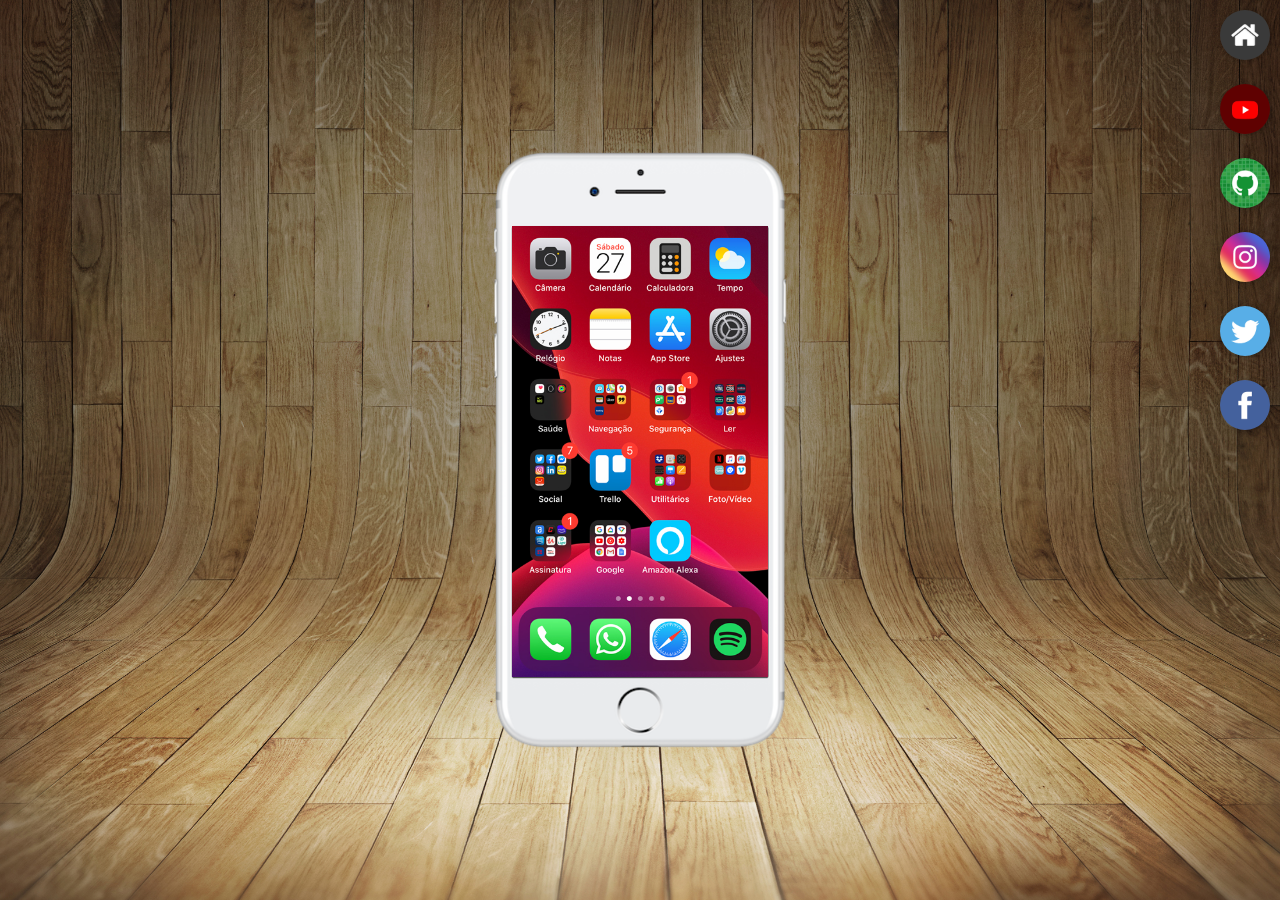
<file: index.html>
<!DOCTYPE html>
<html lang="pt-br">
<head>
    <meta charset="UTF-8">
    <meta name="viewport" content="width=device-width, initial-scale=1.0">
    <title>Projeto Rede Sociais</title>
    <link rel="shortcut icon" href="favicon.ico" type="image/x-icon">
    <link rel="stylesheet" href="estilos/style.css">
</head>
<body>
    <main>
        <section id="telefone">
            <iframe src="paginas-extras/home.html" name="tela" id="tela" frameborder="0"></iframe>

        </section>
        <section id="redes-sociais">
            <a href="paginas-extras/home.html" target="tela"><img src="./imagens/logo-home.jpg" alt="home"></a><br> 
            <a href="paginas-extras/youtube.html" target="tela"><img src="./imagens/logo-youtube.jpg" alt="youtube"></a><br>
            <a href="paginas-extras/github.html" target="tela"><img src="./imagens/logo-github.jpg" alt="github"></a><br>
            <a href="paginas-extras/instagram.html" target="tela"><img src="./imagens/logo-instagram.jpg" alt="instagram"></a><br>
            <a href="paginas-extras/twitter.html" target="tela"><img src="./imagens/logo-twitter.jpg" alt="twitter"></a><br>
            <a href="paginas-extras/facebook.html" target="tela"><img src="./imagens/logo-facebook.jpg" alt="facebook"></a>

        </section>
    </main>
    
</body>
</html>
</file>
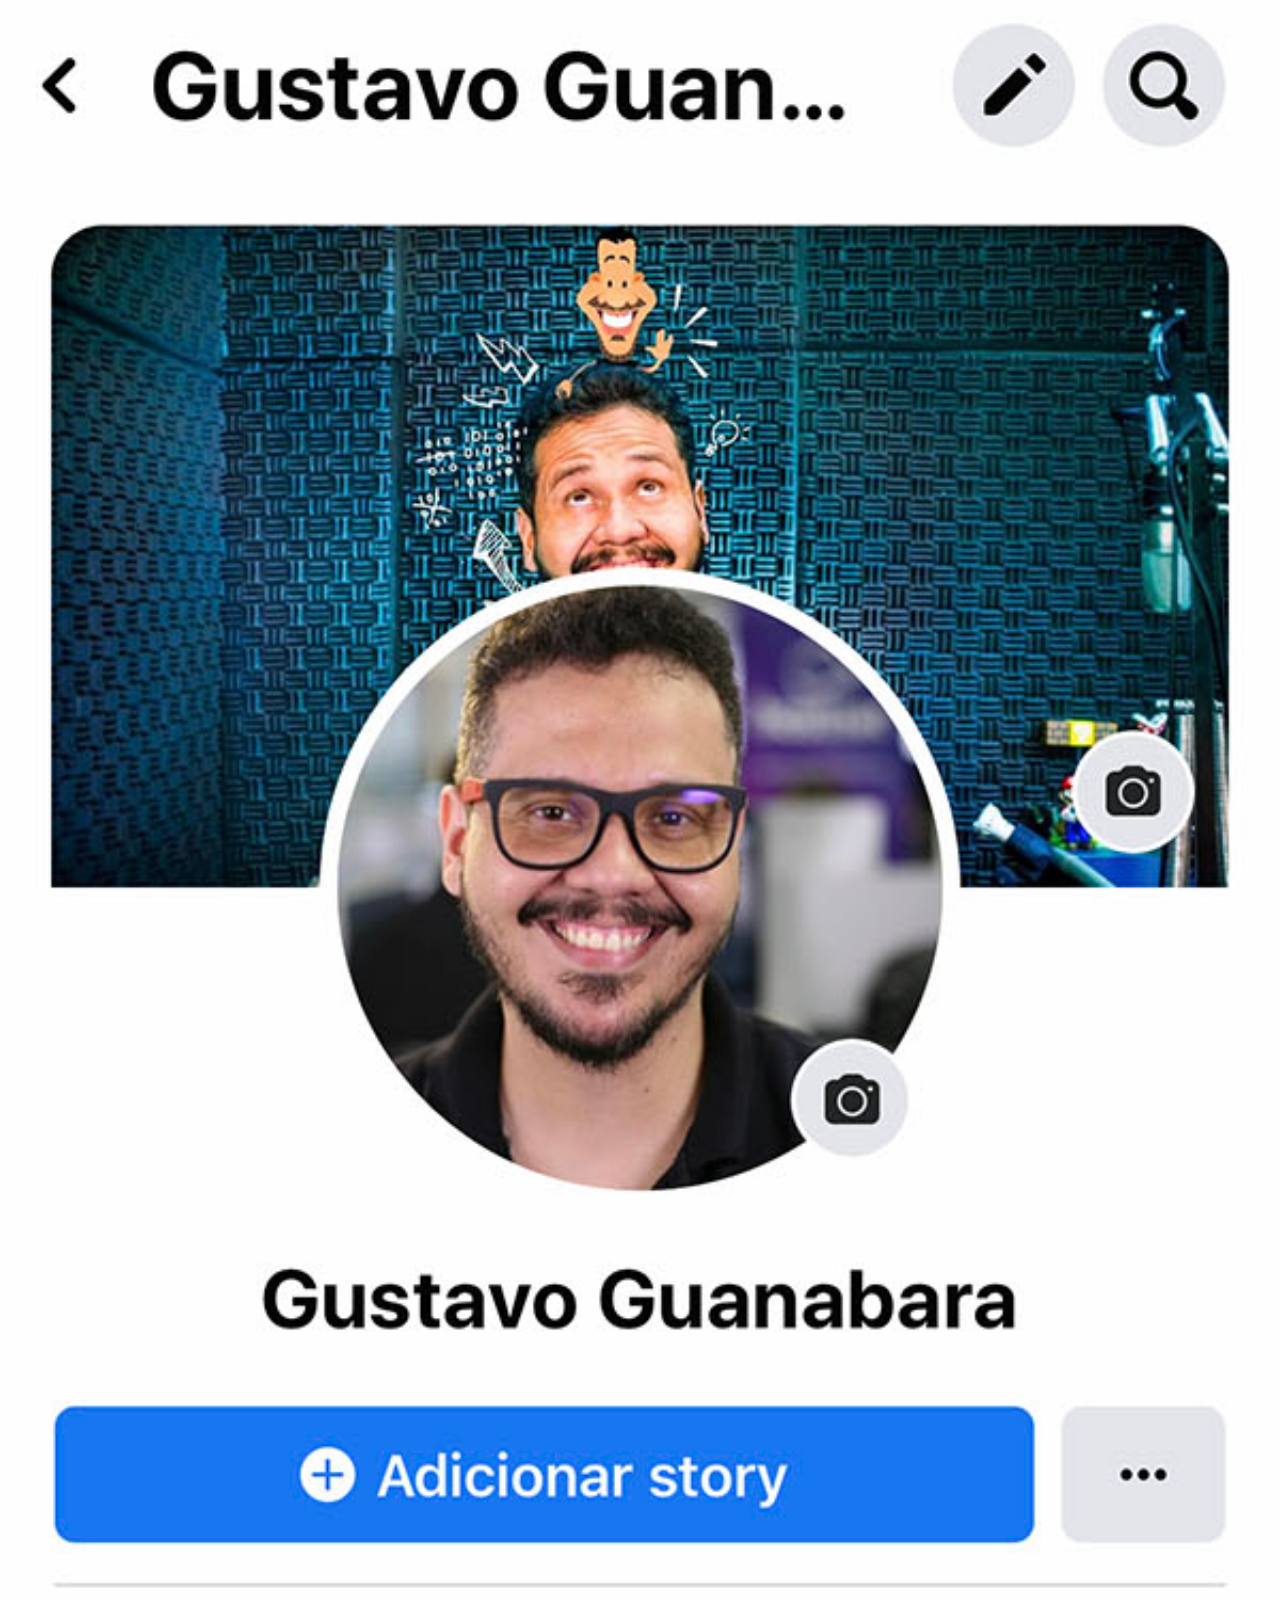
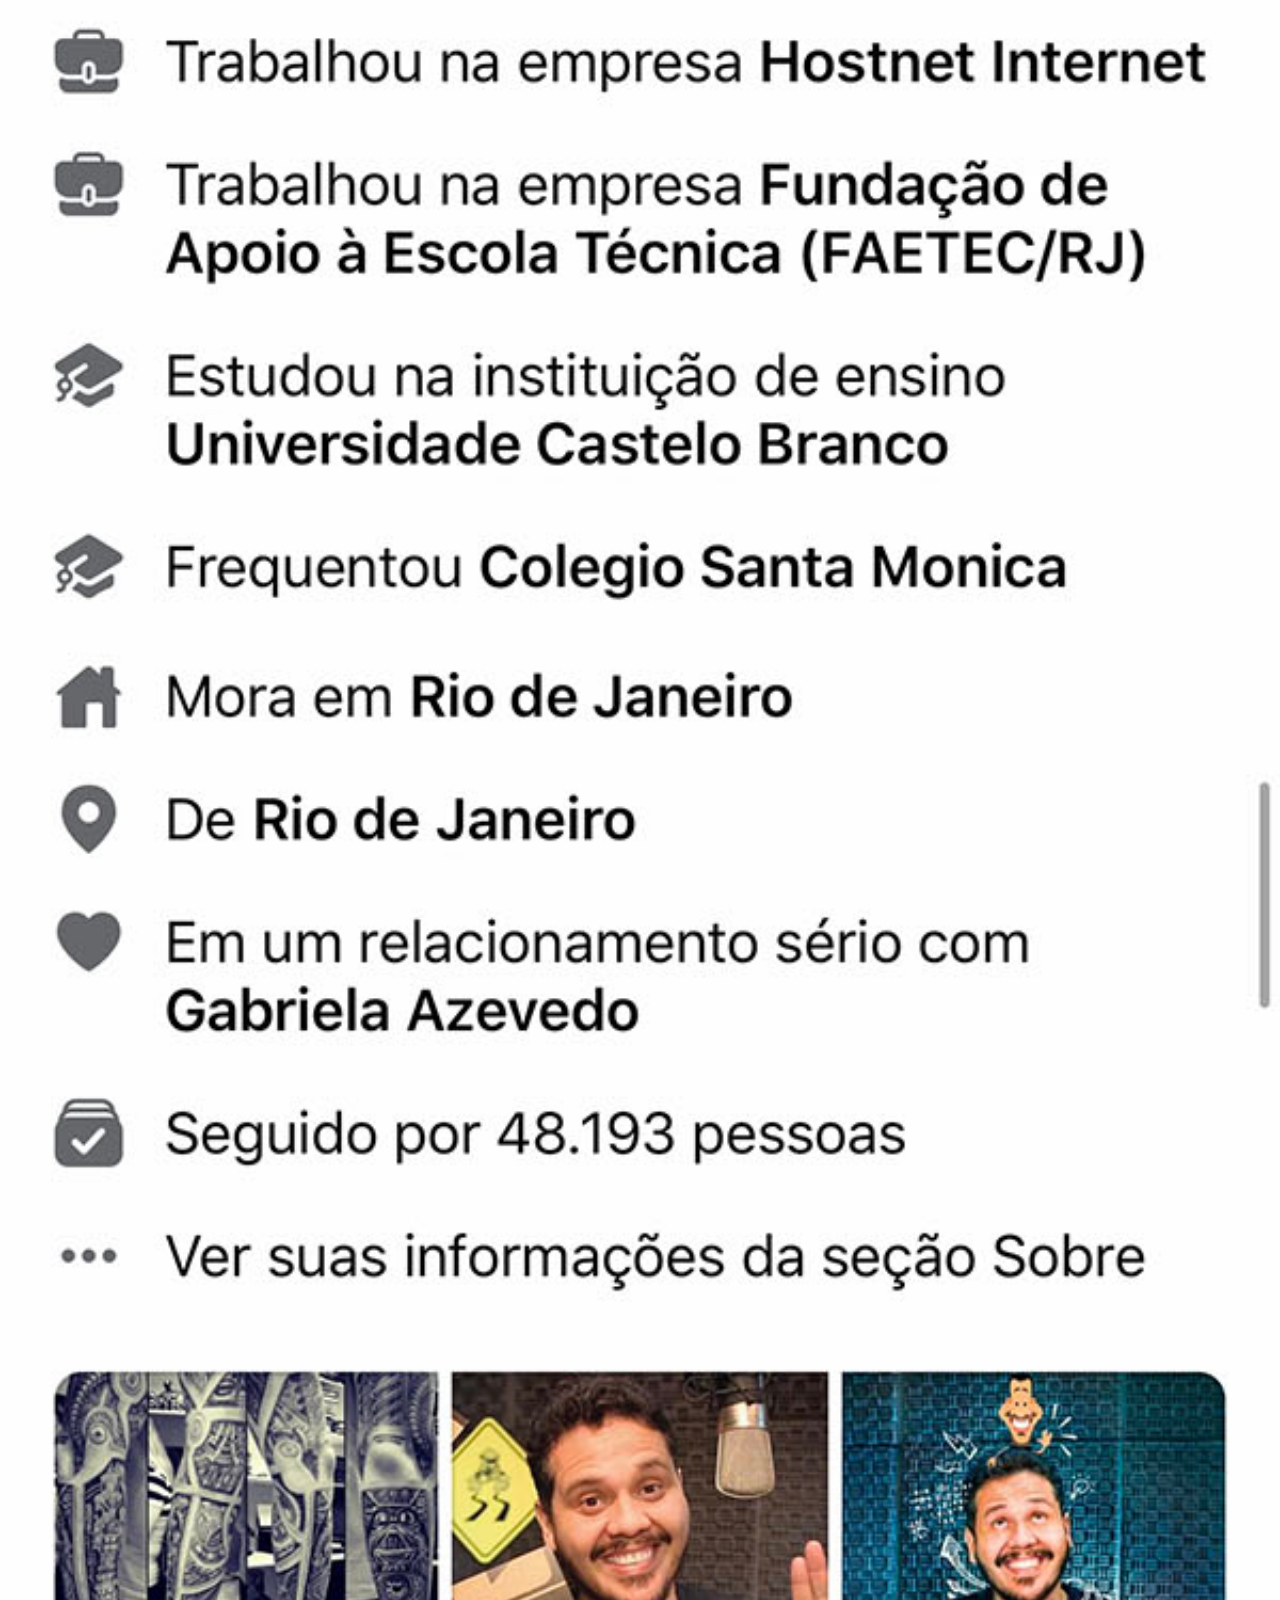
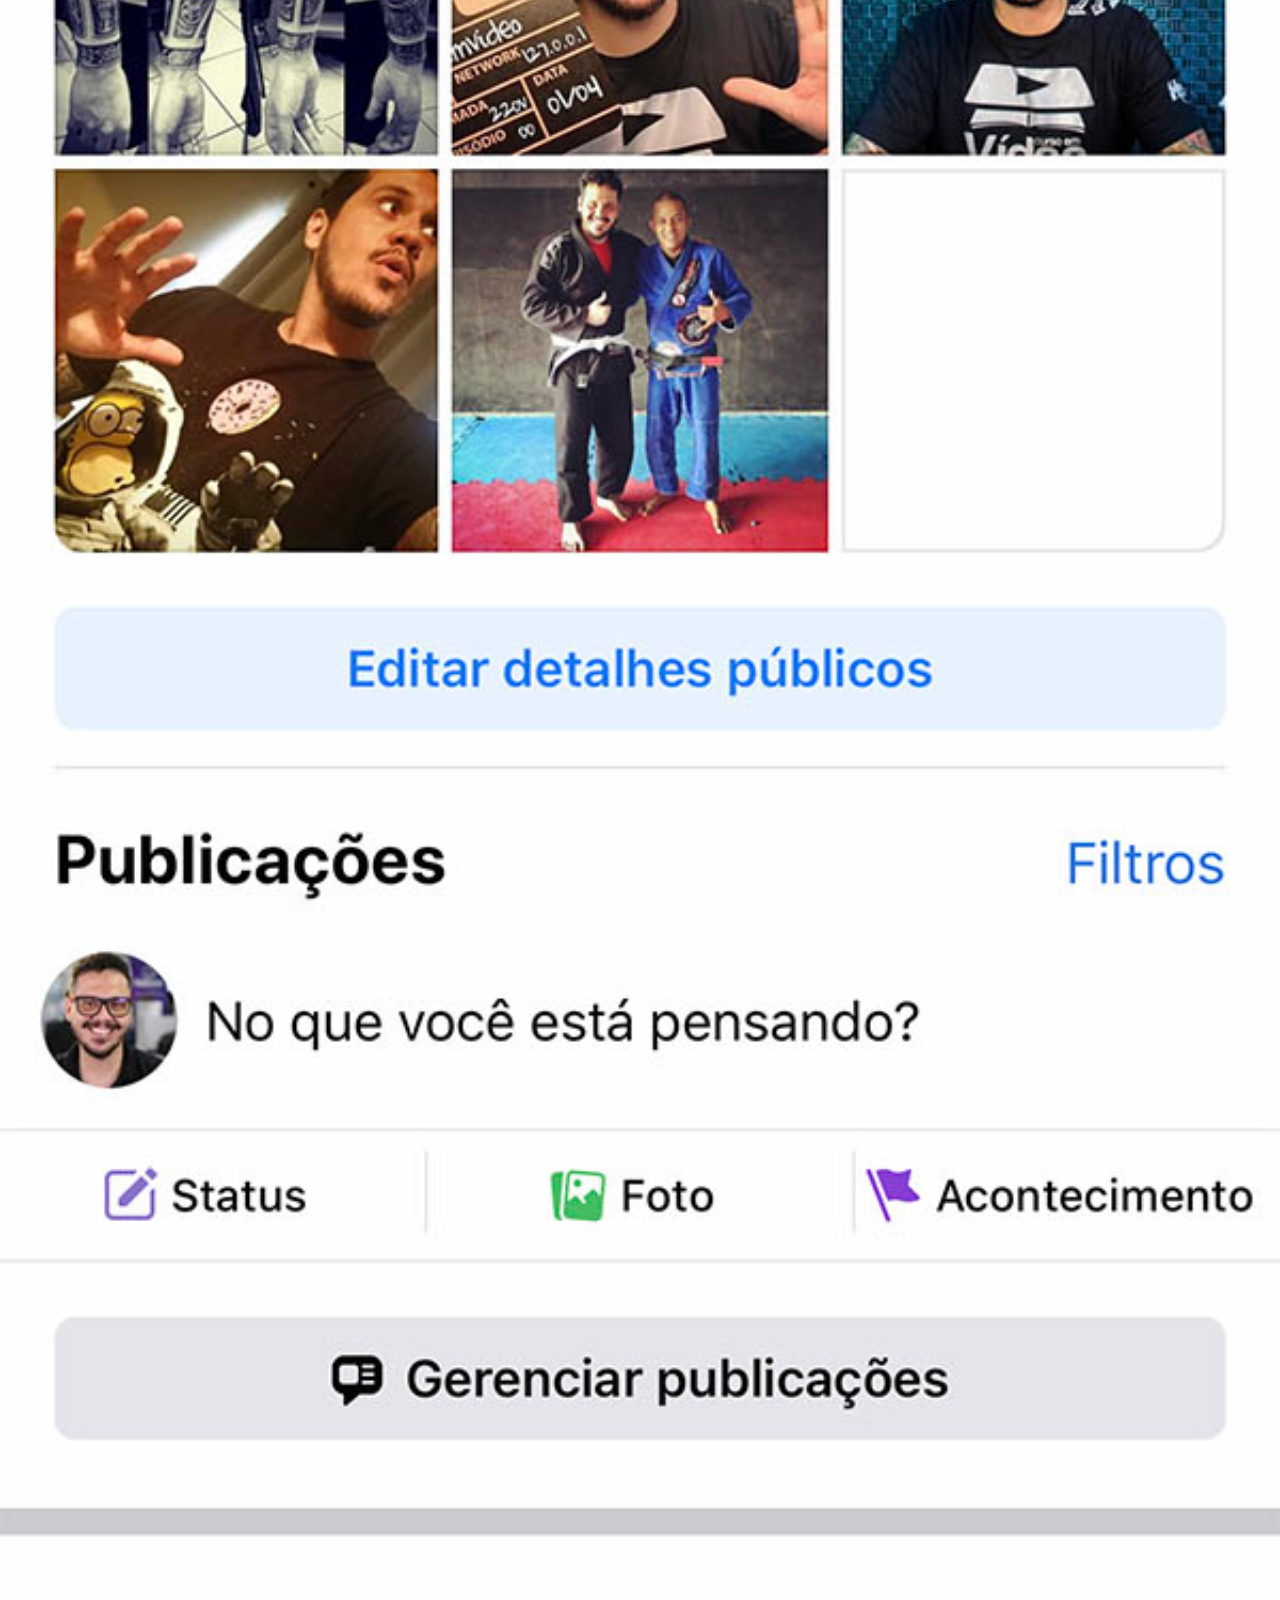
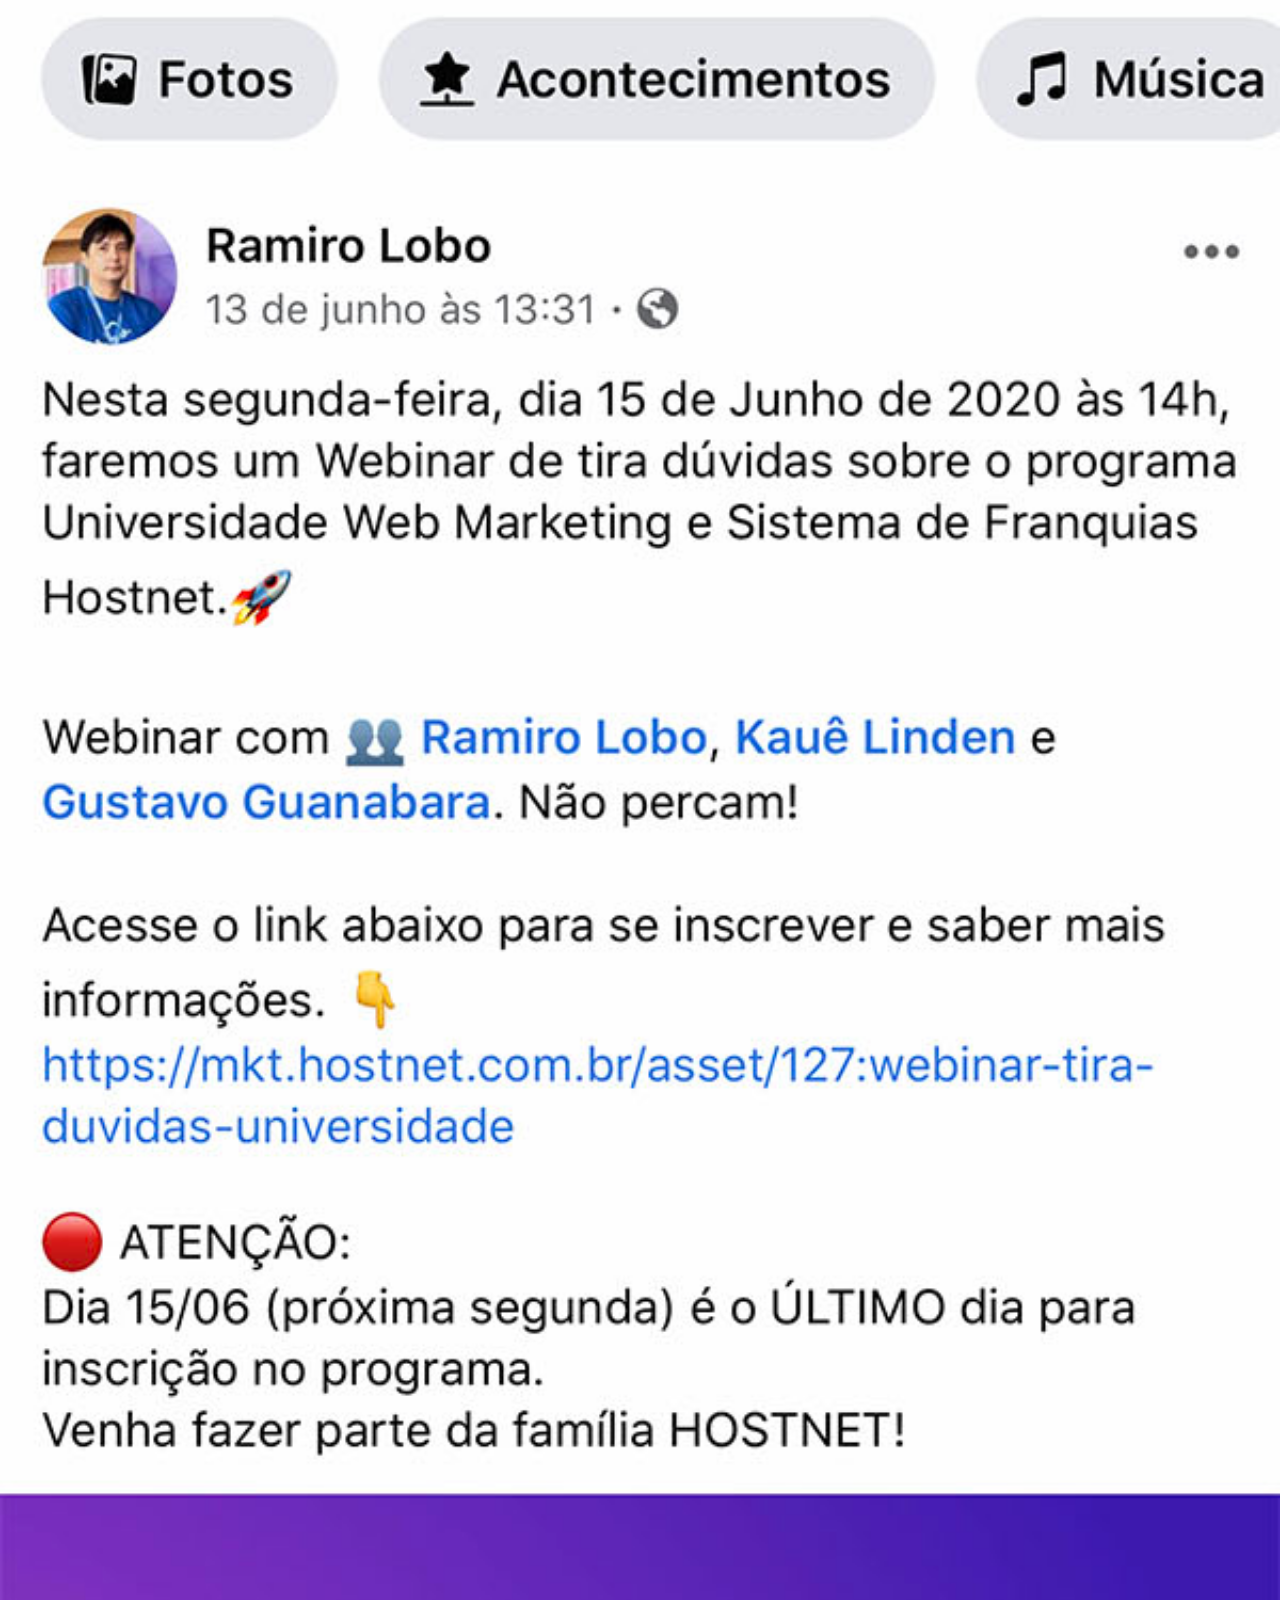
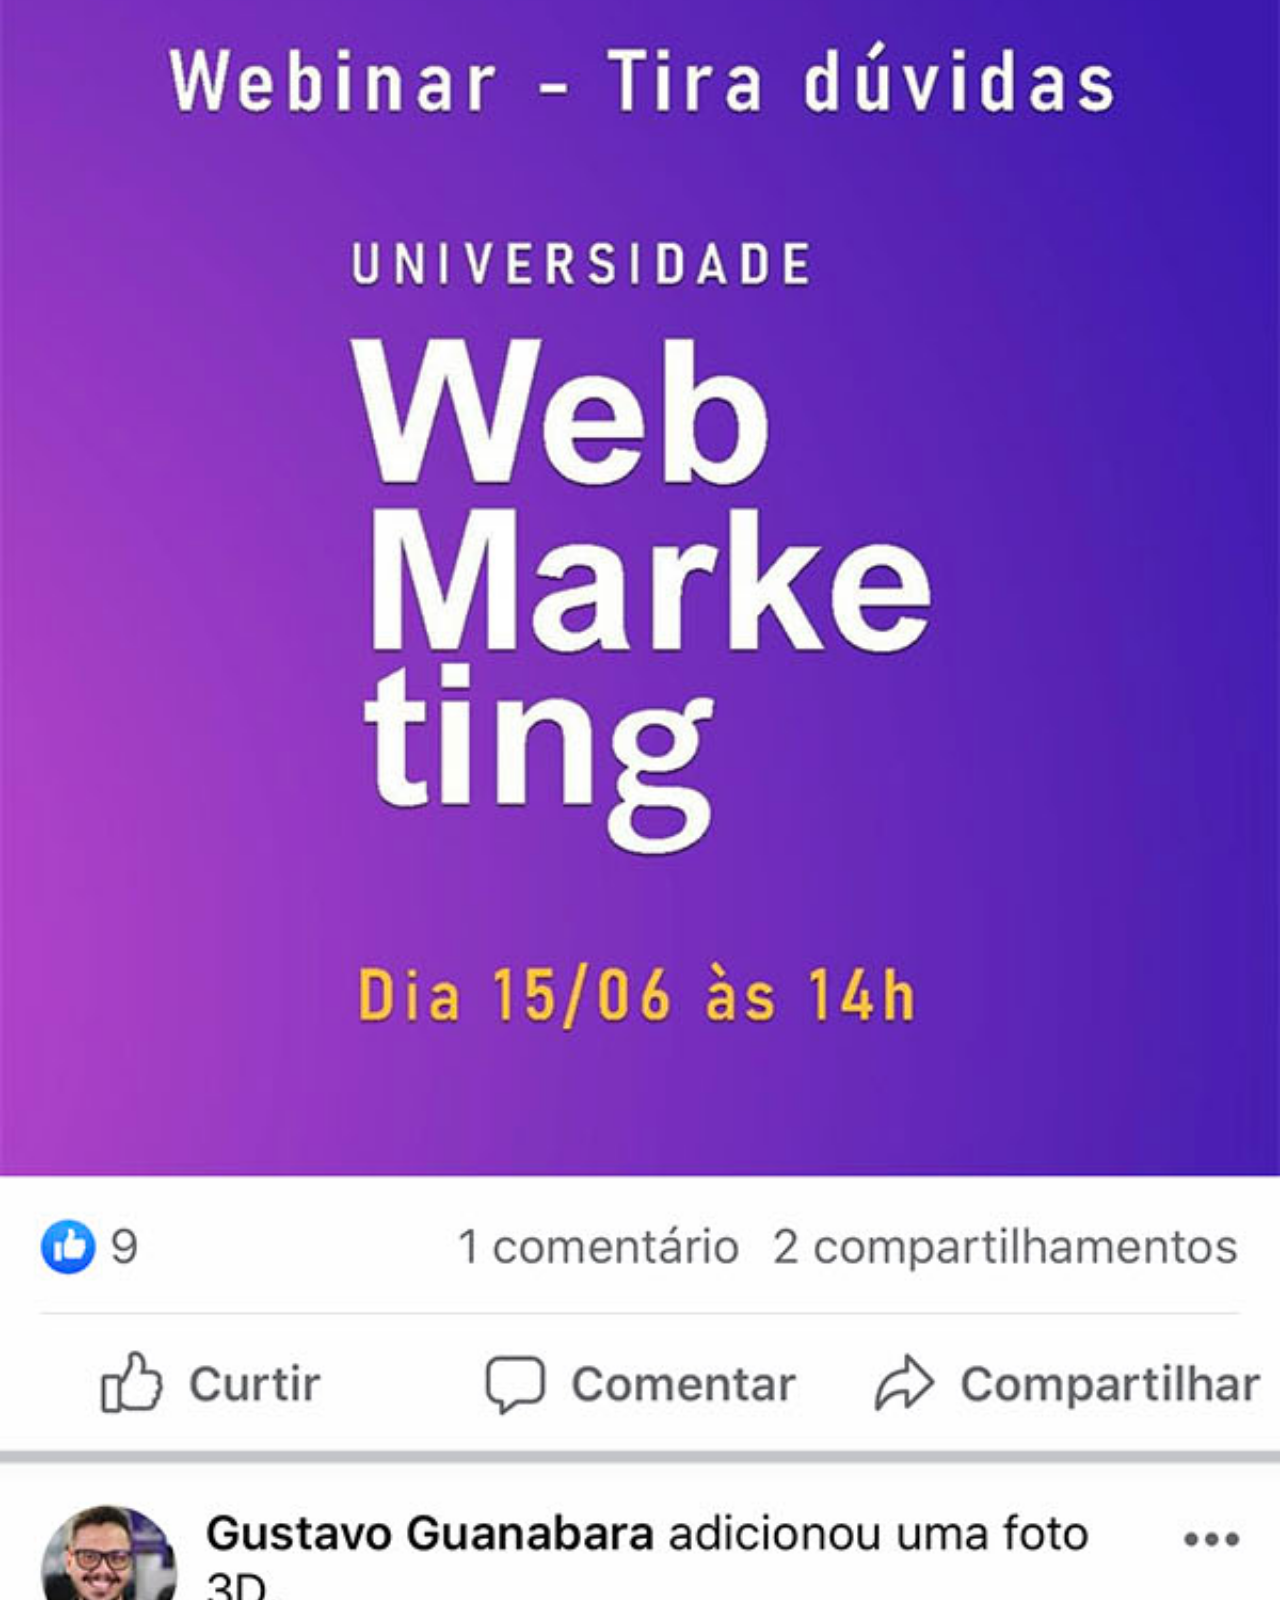
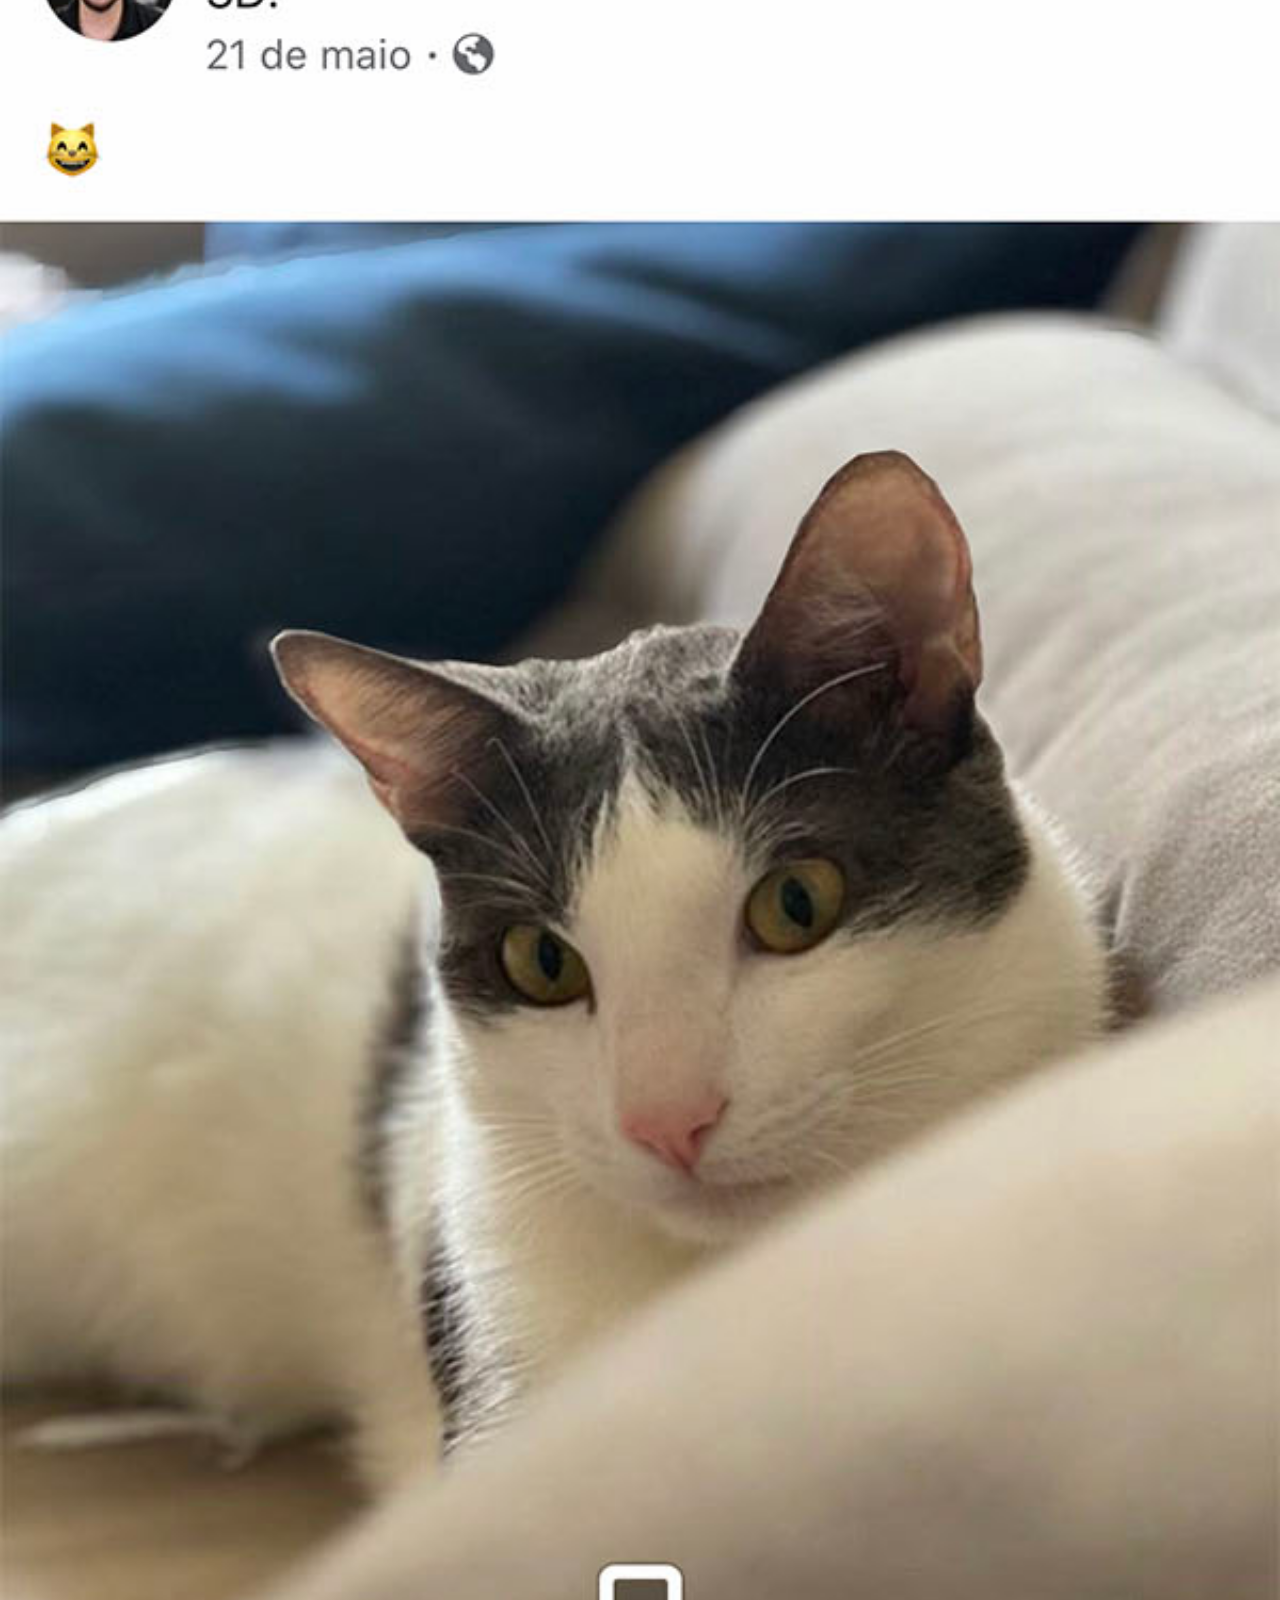
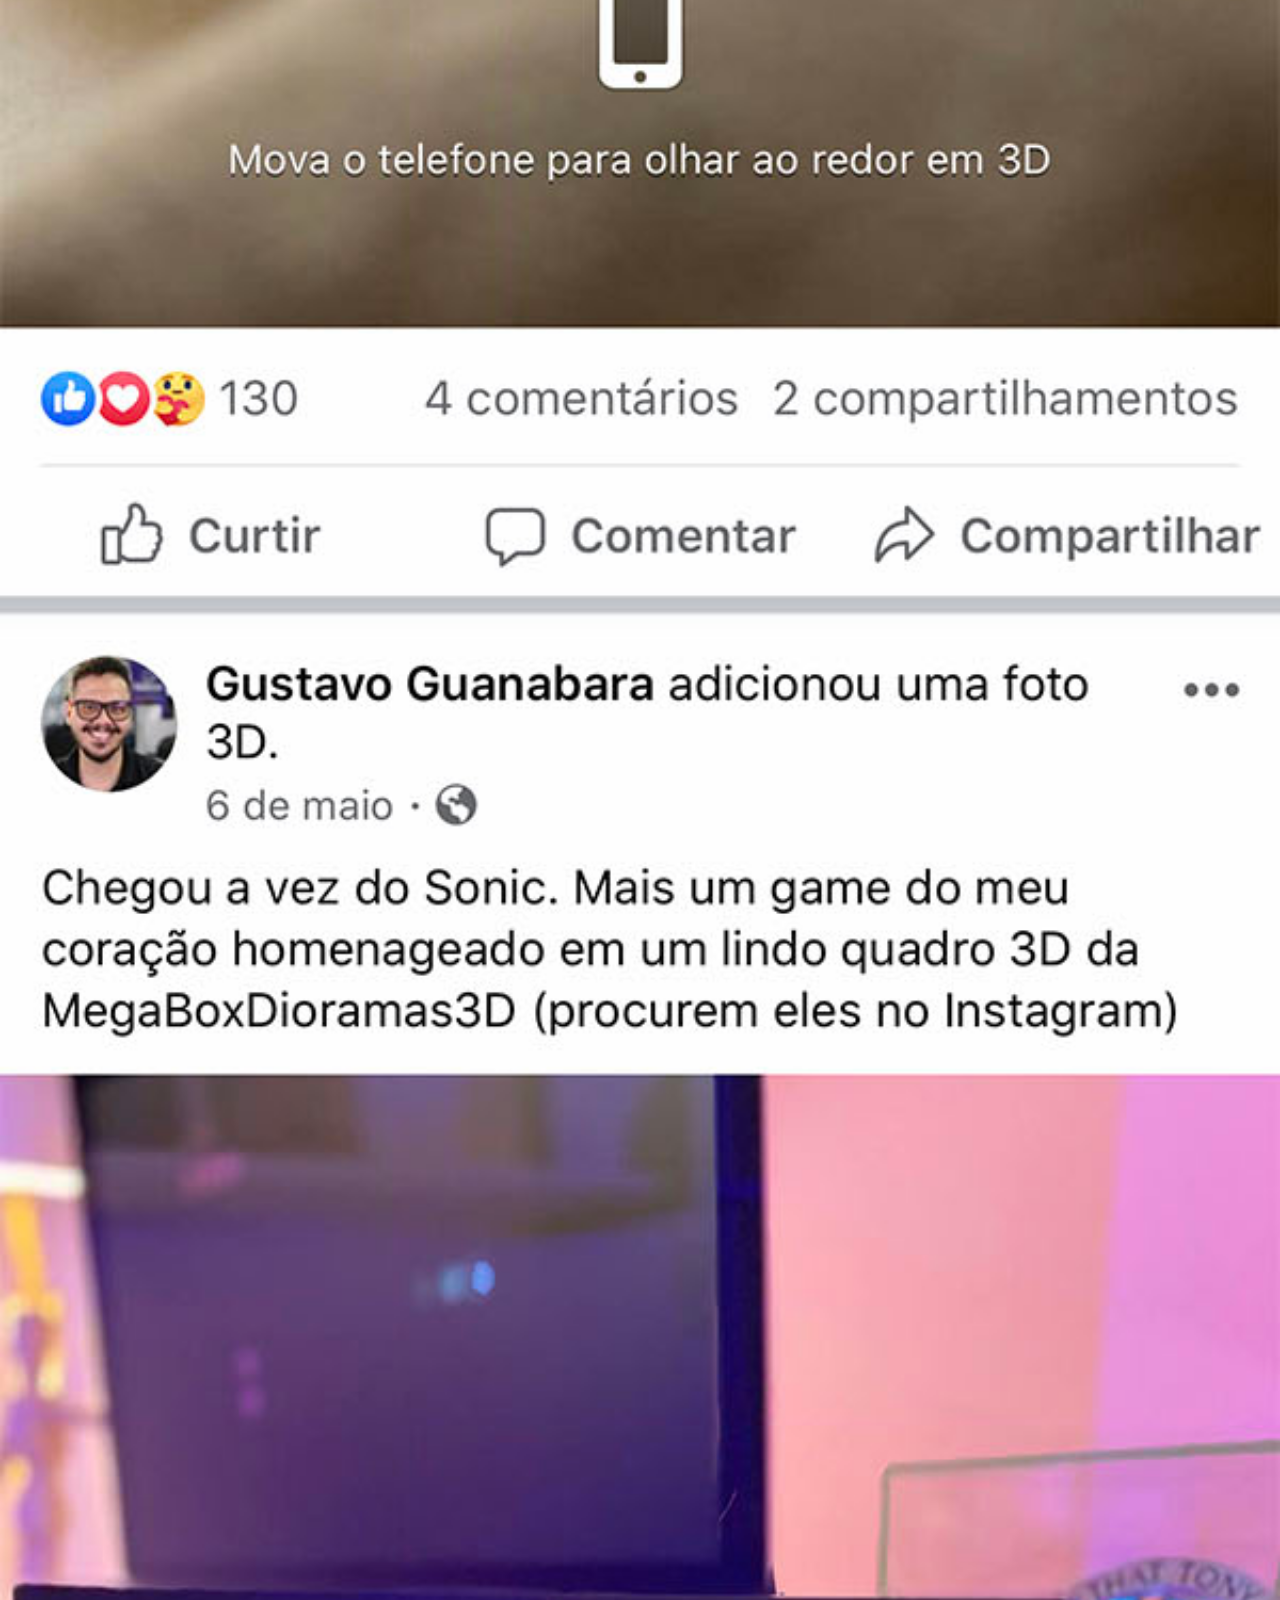
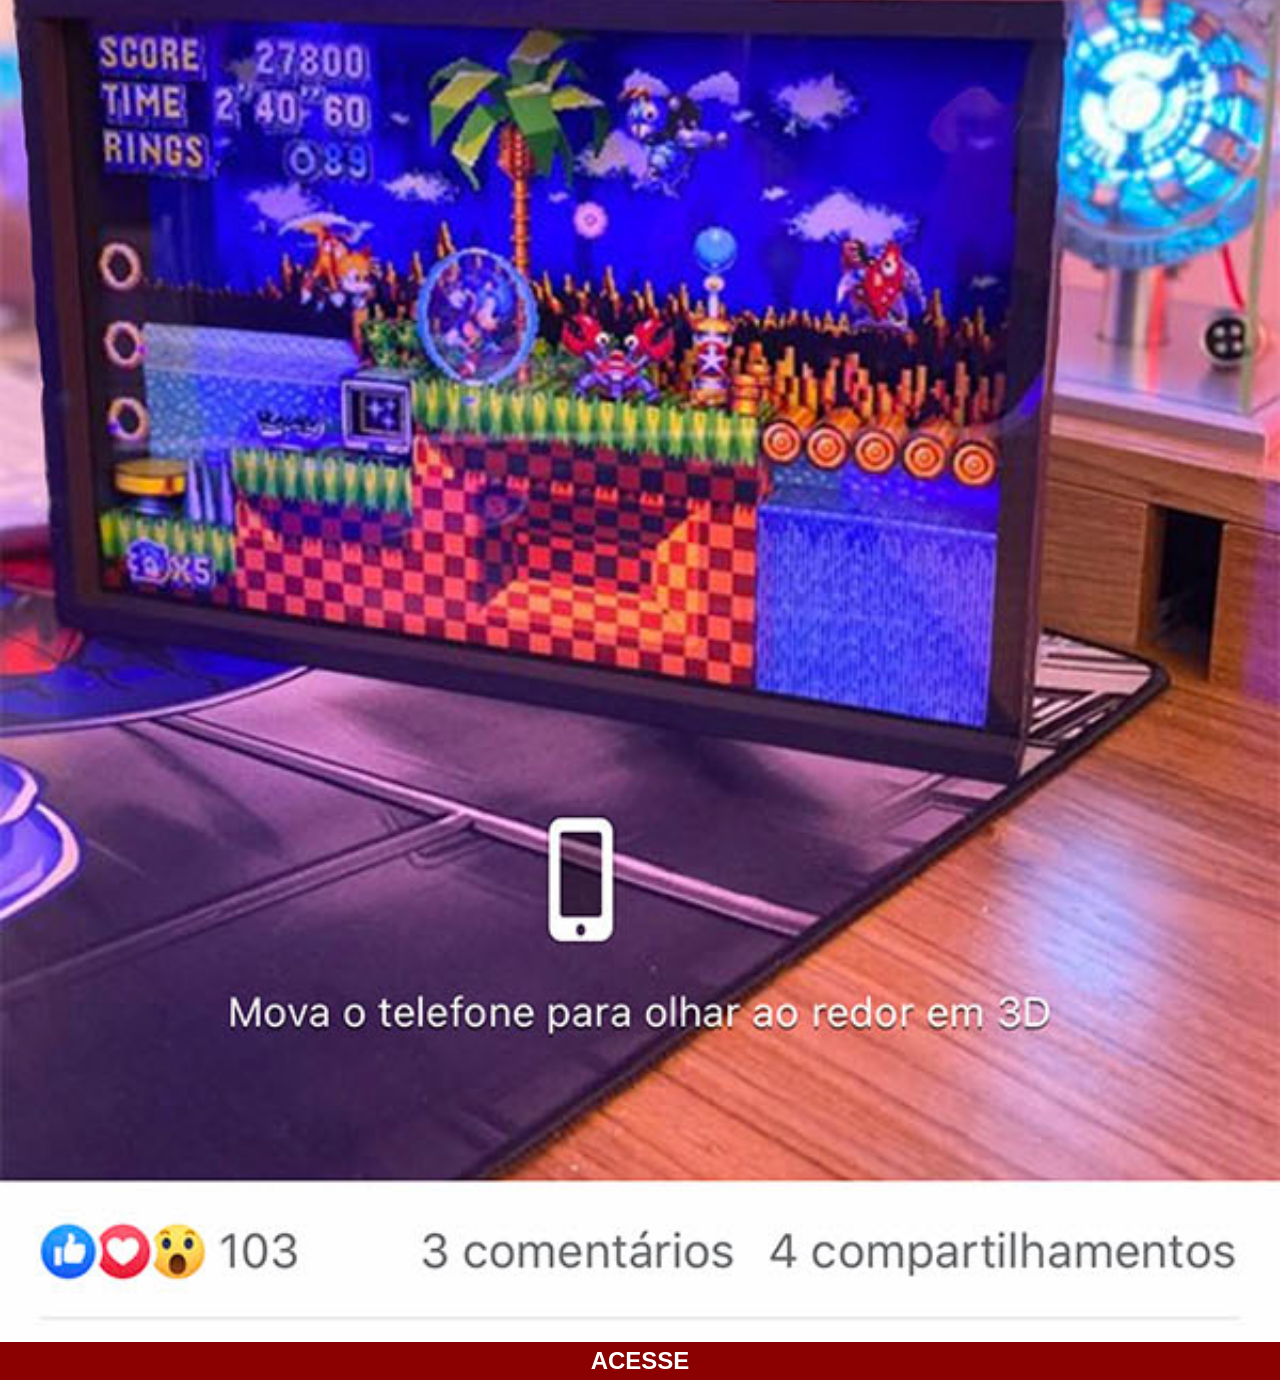
<file: paginas-extras/facebook.html>
<!DOCTYPE html>
<html lang="en">
<head>
    <meta charset="UTF-8">
    <meta name="viewport" content="width=device-width, initial-scale=1.0">
    <title>youtube</title>
    <link rel="stylesheet" href="telas.css">


</head>
<body>
    <img src="../imagens/tela-facebook.jpg" alt="facebook">
    <a href="https://www.facebook.com/" target="_blank">ACESSE</a>
    
</body>
</html>
</file>
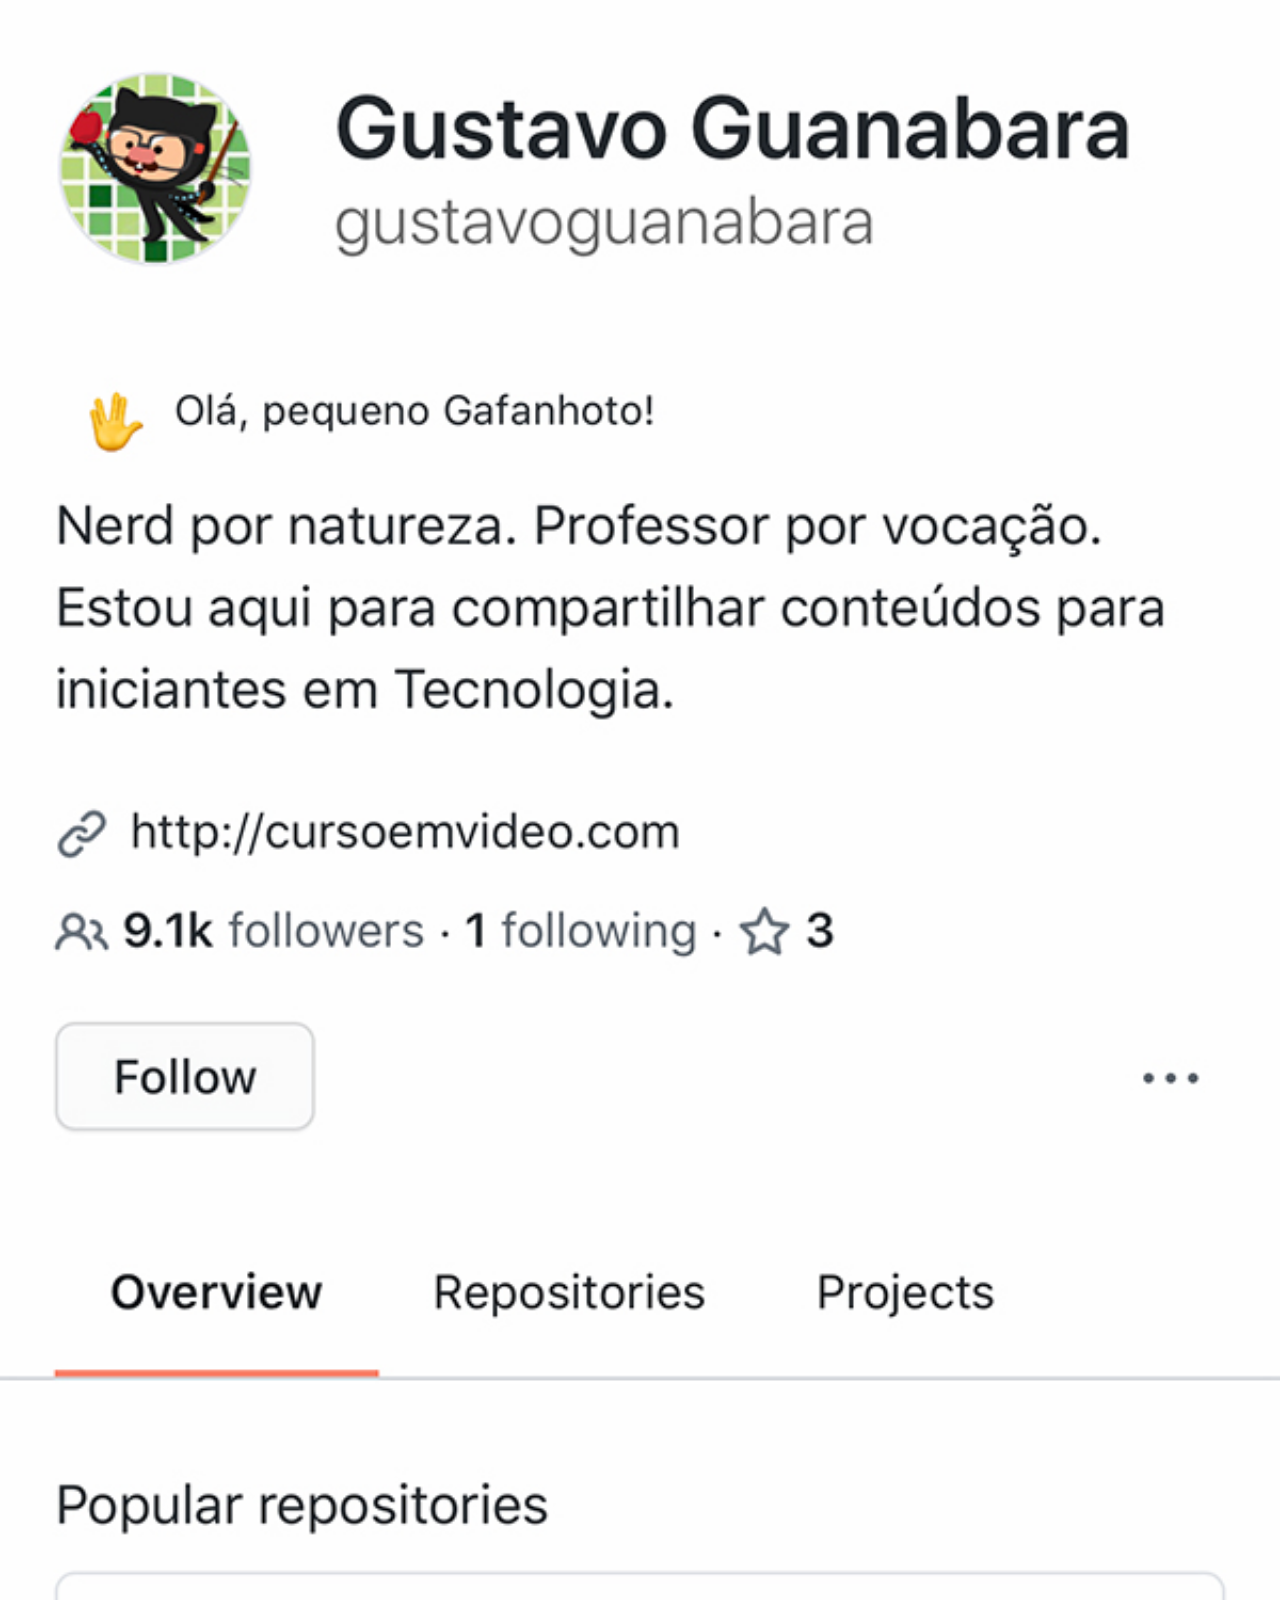
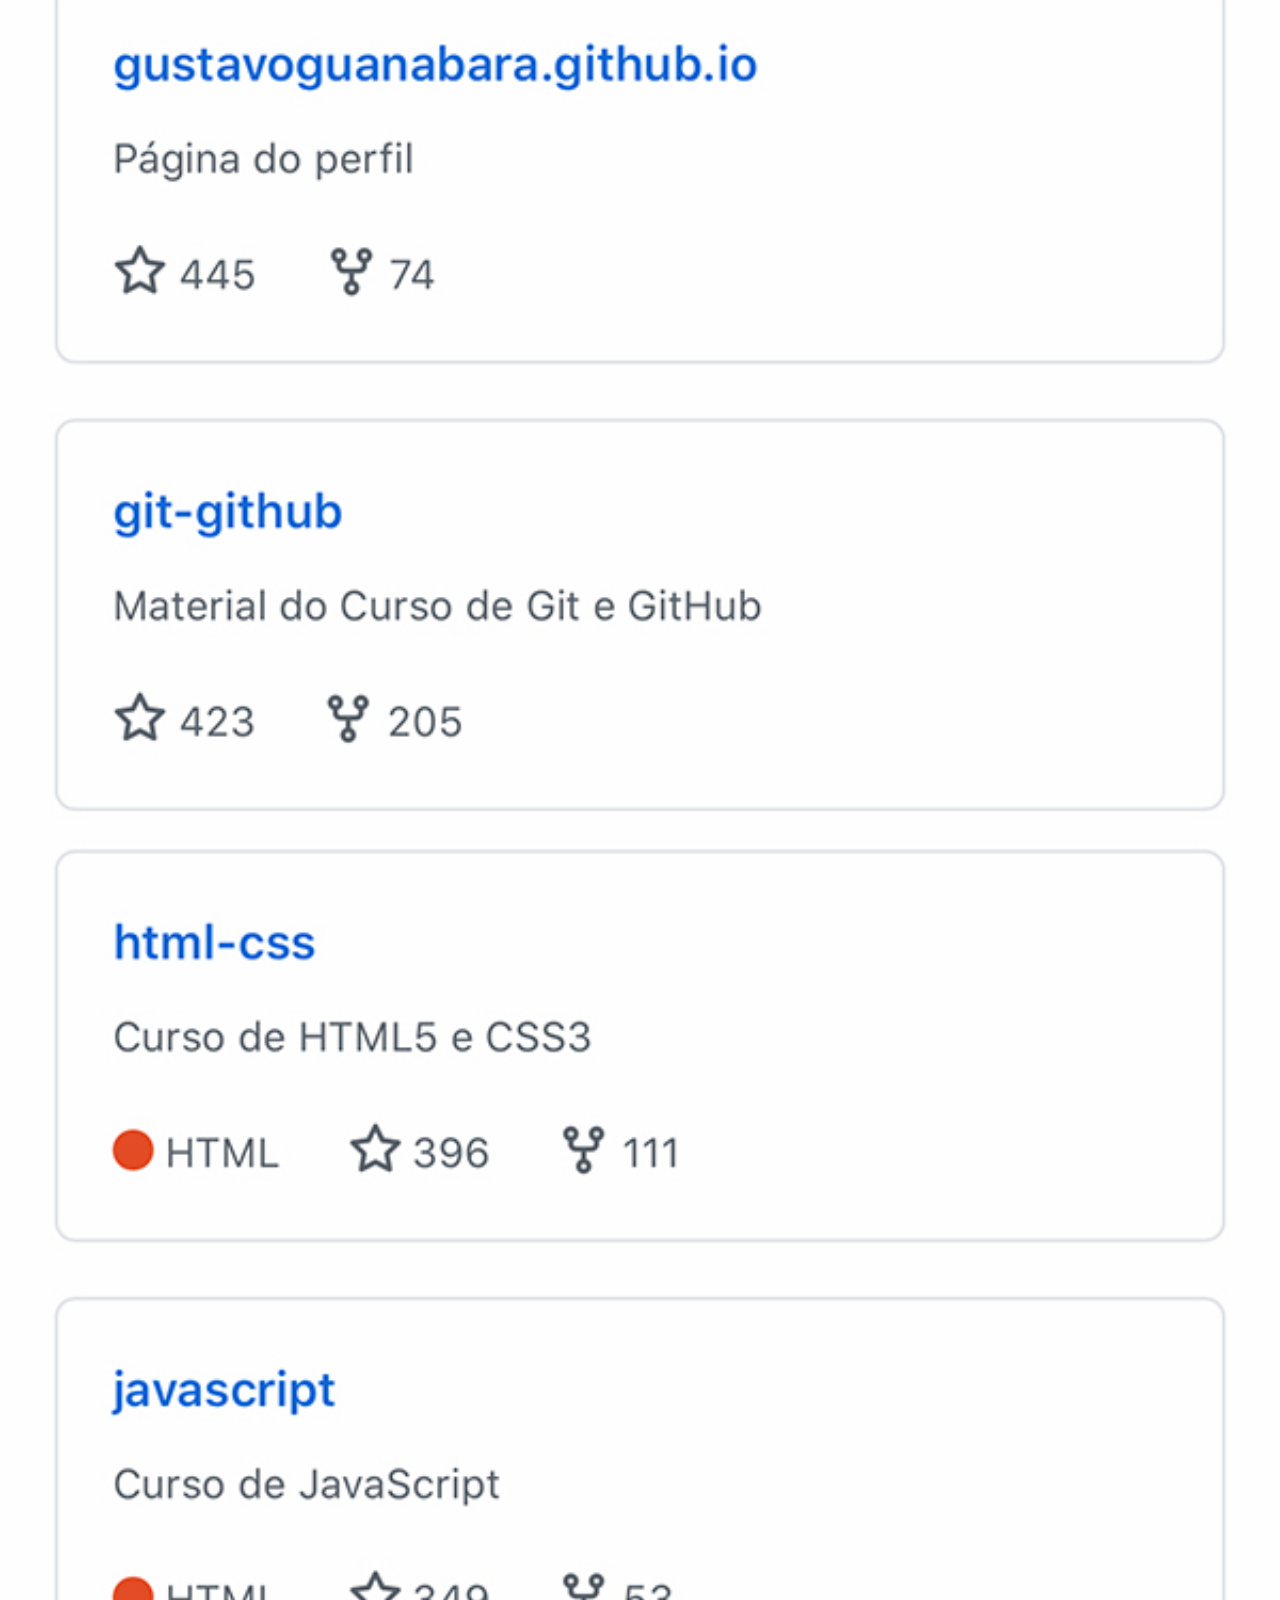
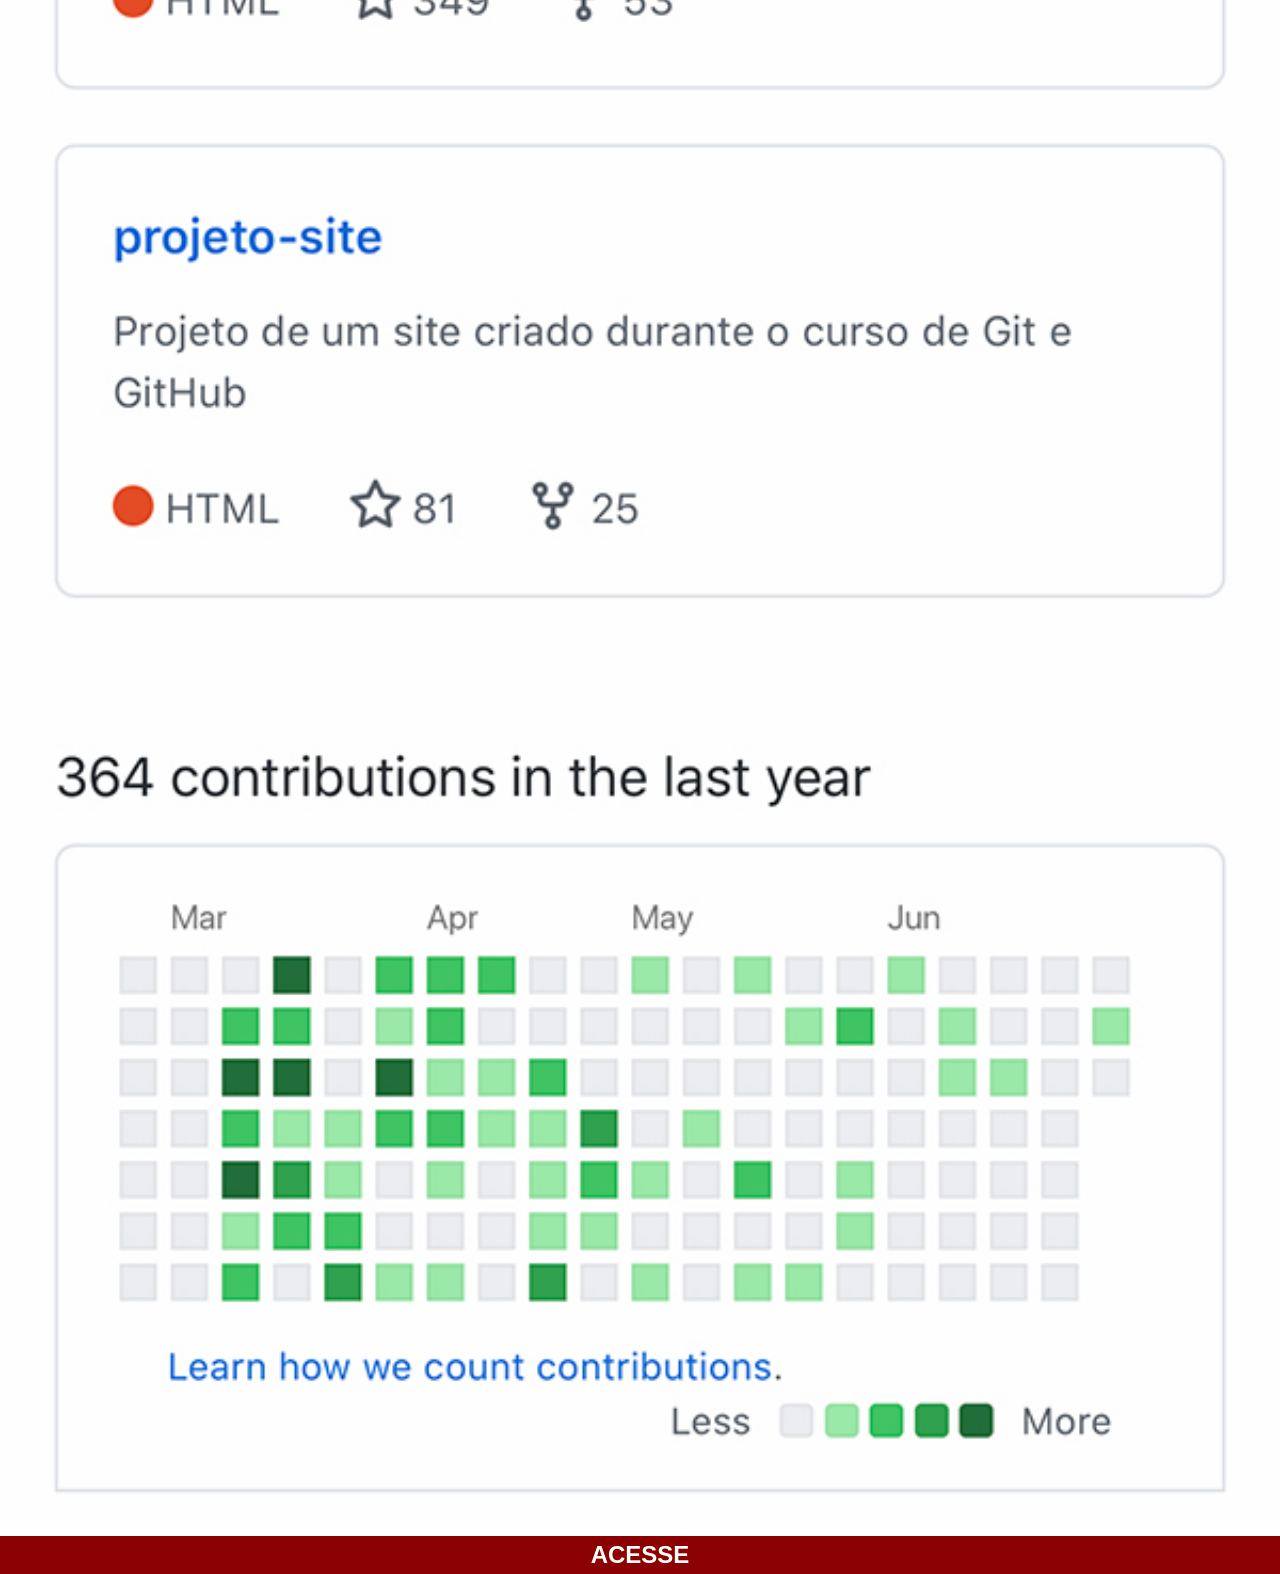
<file: paginas-extras/github.html>
<!DOCTYPE html>
<html lang="en">
<head>
    <meta charset="UTF-8">
    <meta name="viewport" content="width=device-width, initial-scale=1.0">
    <title>youtube</title>
    <link rel="stylesheet" href="telas.css">


</head>
<body id="youtube">
    <img src="../imagens/tela-github.jpg" alt="Youtube">
    <a href="https://www.github.com/" target="_blank">ACESSE</a>
    
</body>
</html>
</file>
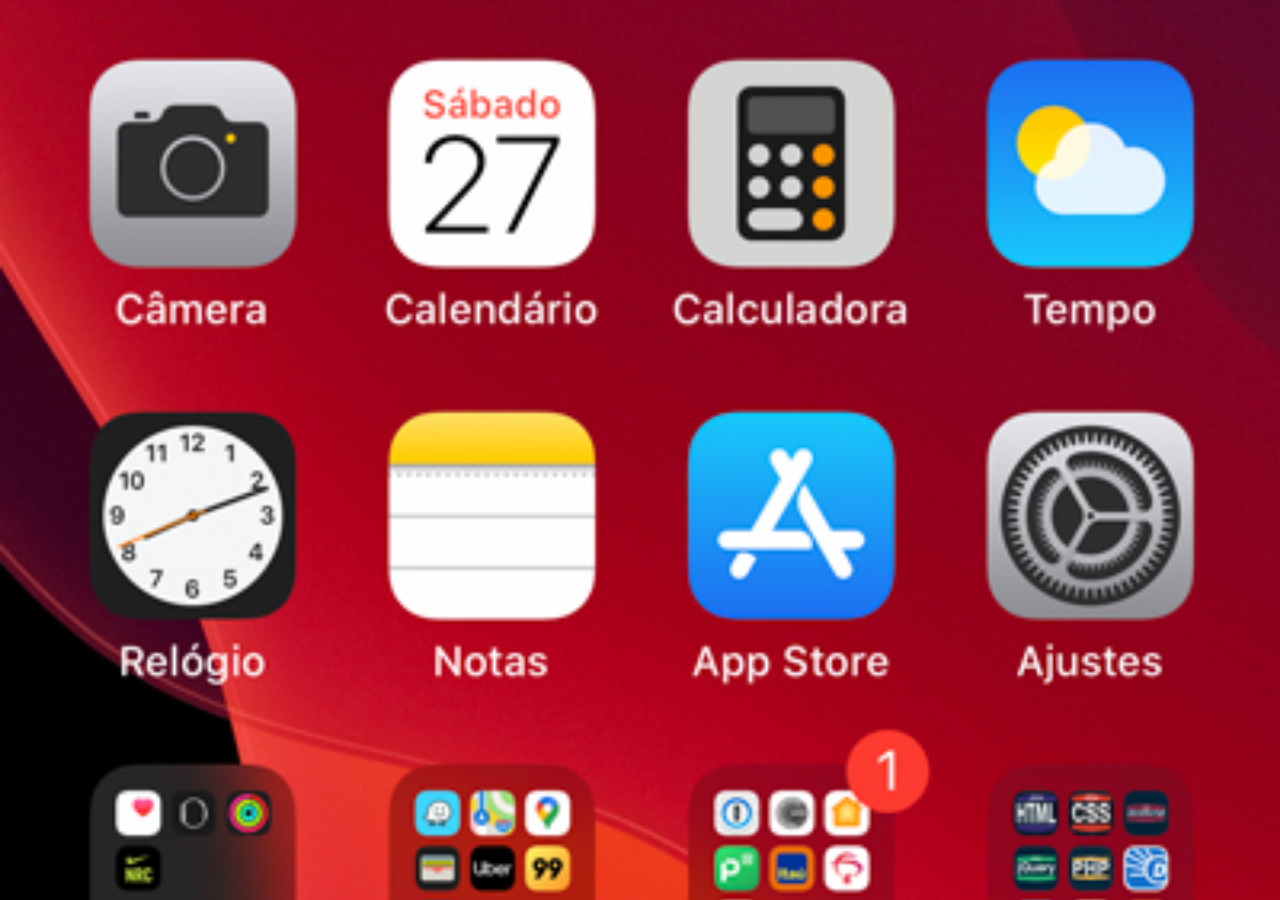
<file: paginas-extras/home.html>
<!DOCTYPE html>
<html lang="en">
<head>
    <meta charset="UTF-8">
    <meta name="viewport" content="width=device-width, initial-scale=1.0">
    <title>home</title>
    <style>

    *{
        margin: 0px;
        padding: 0px;
    }


    body#home{
        width: 100vw;
        height: 100vh;
        background: black url(../imagens/tela-home.jpg) top center / cover no-repeat fixed;
    }

    </style>

   
</head>
<body id="home">
    
</body>
</html>
</file>
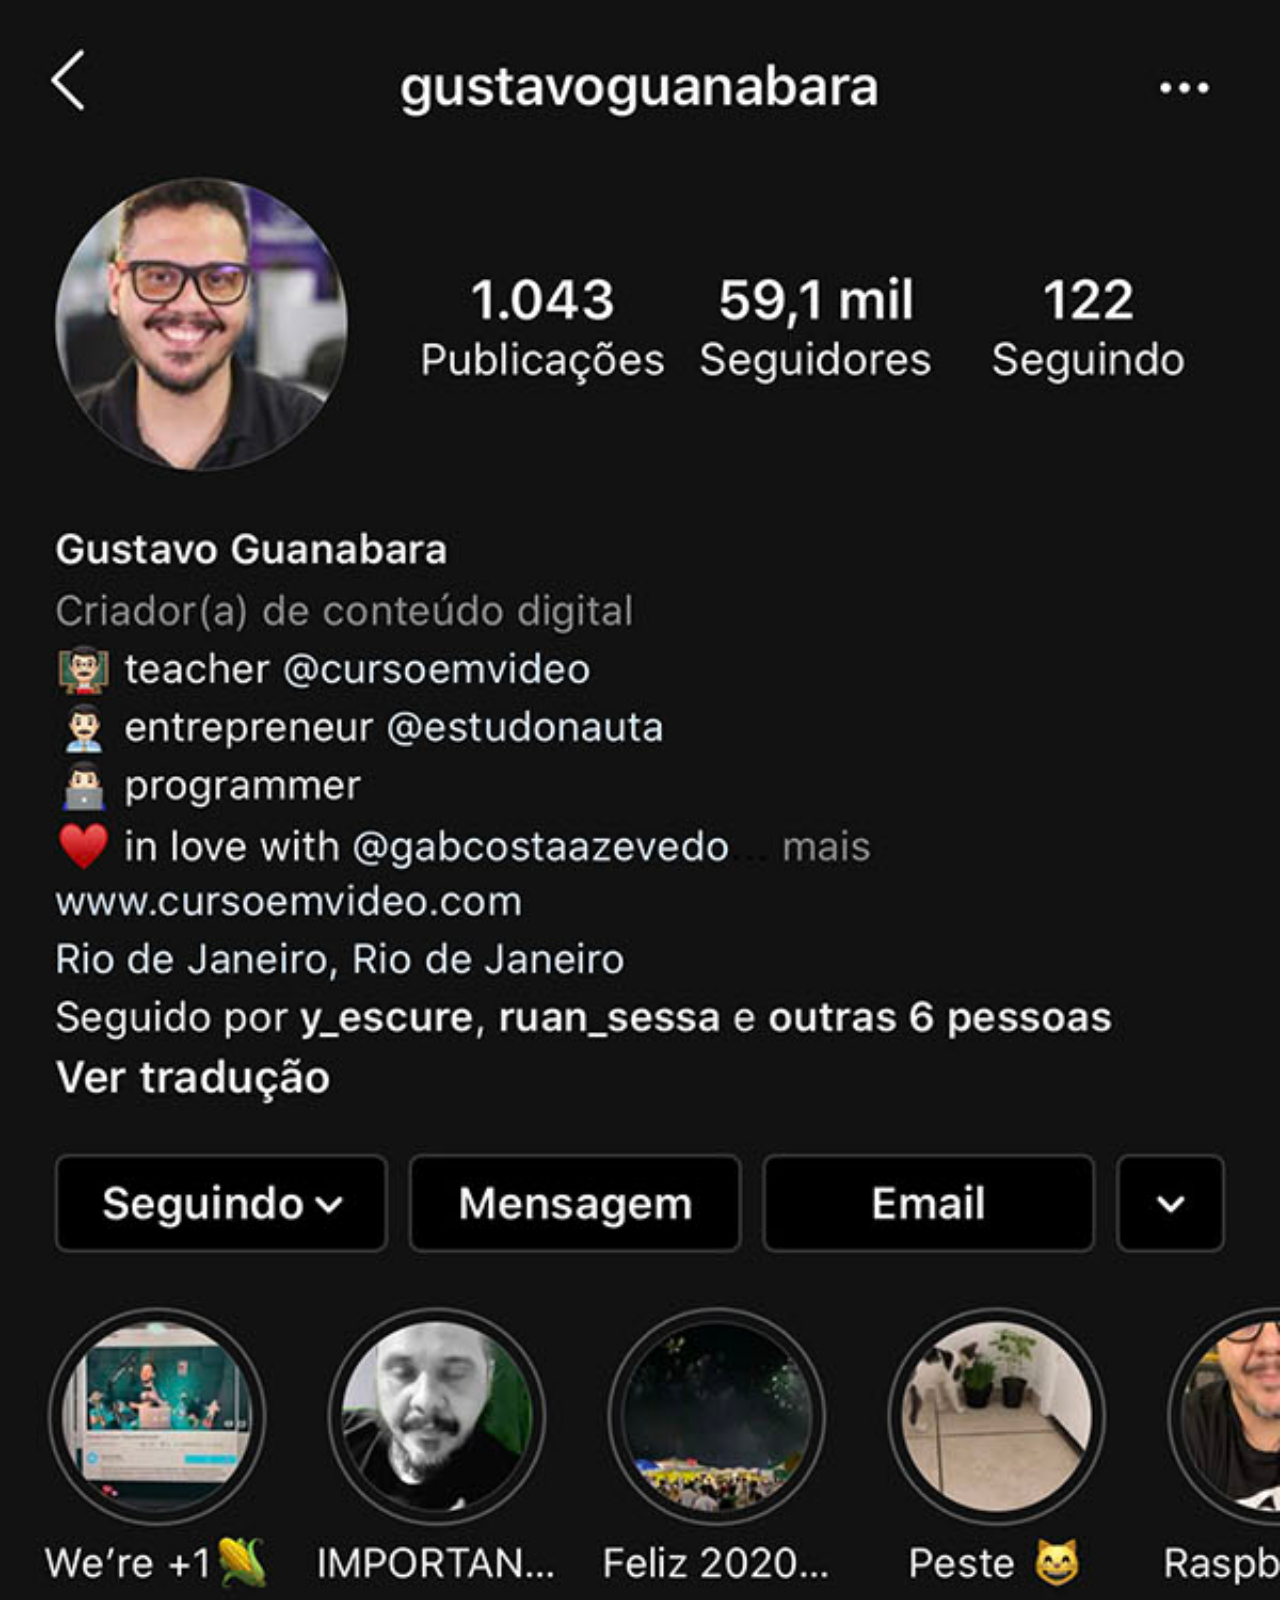
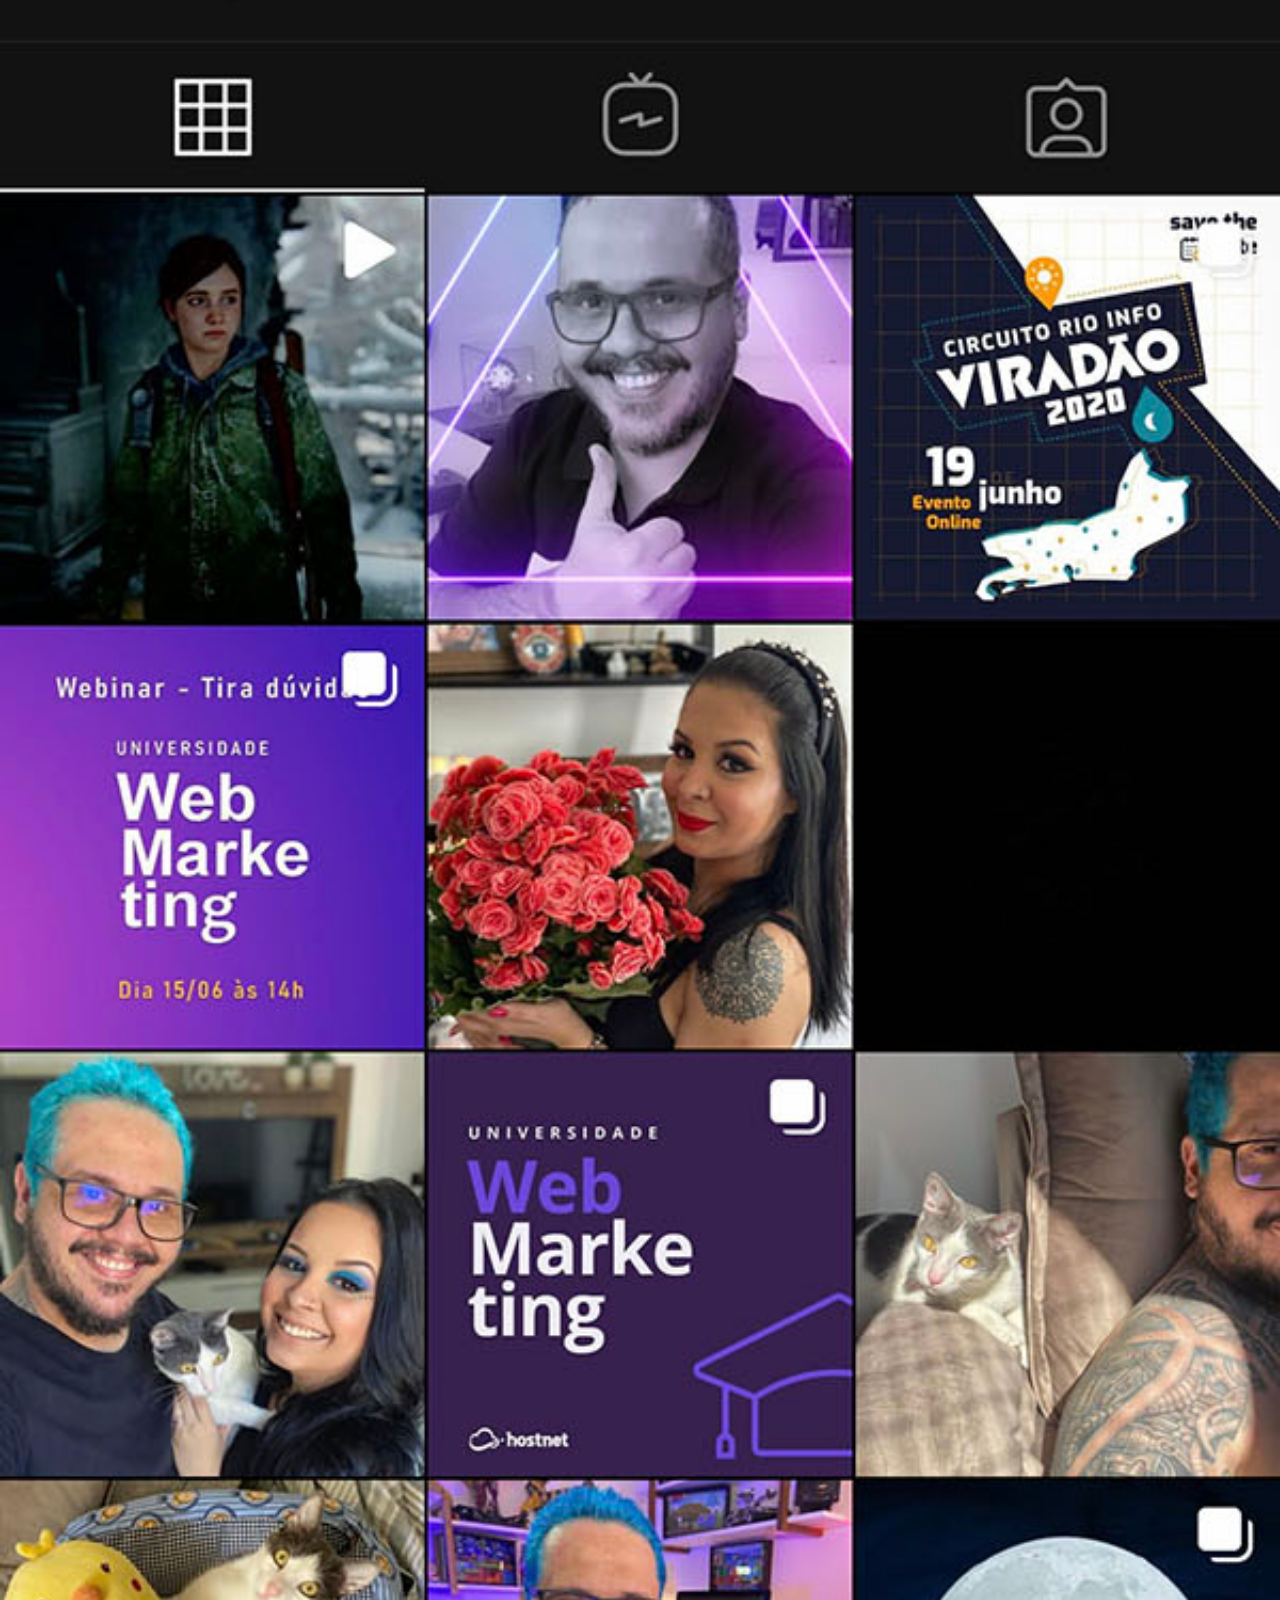
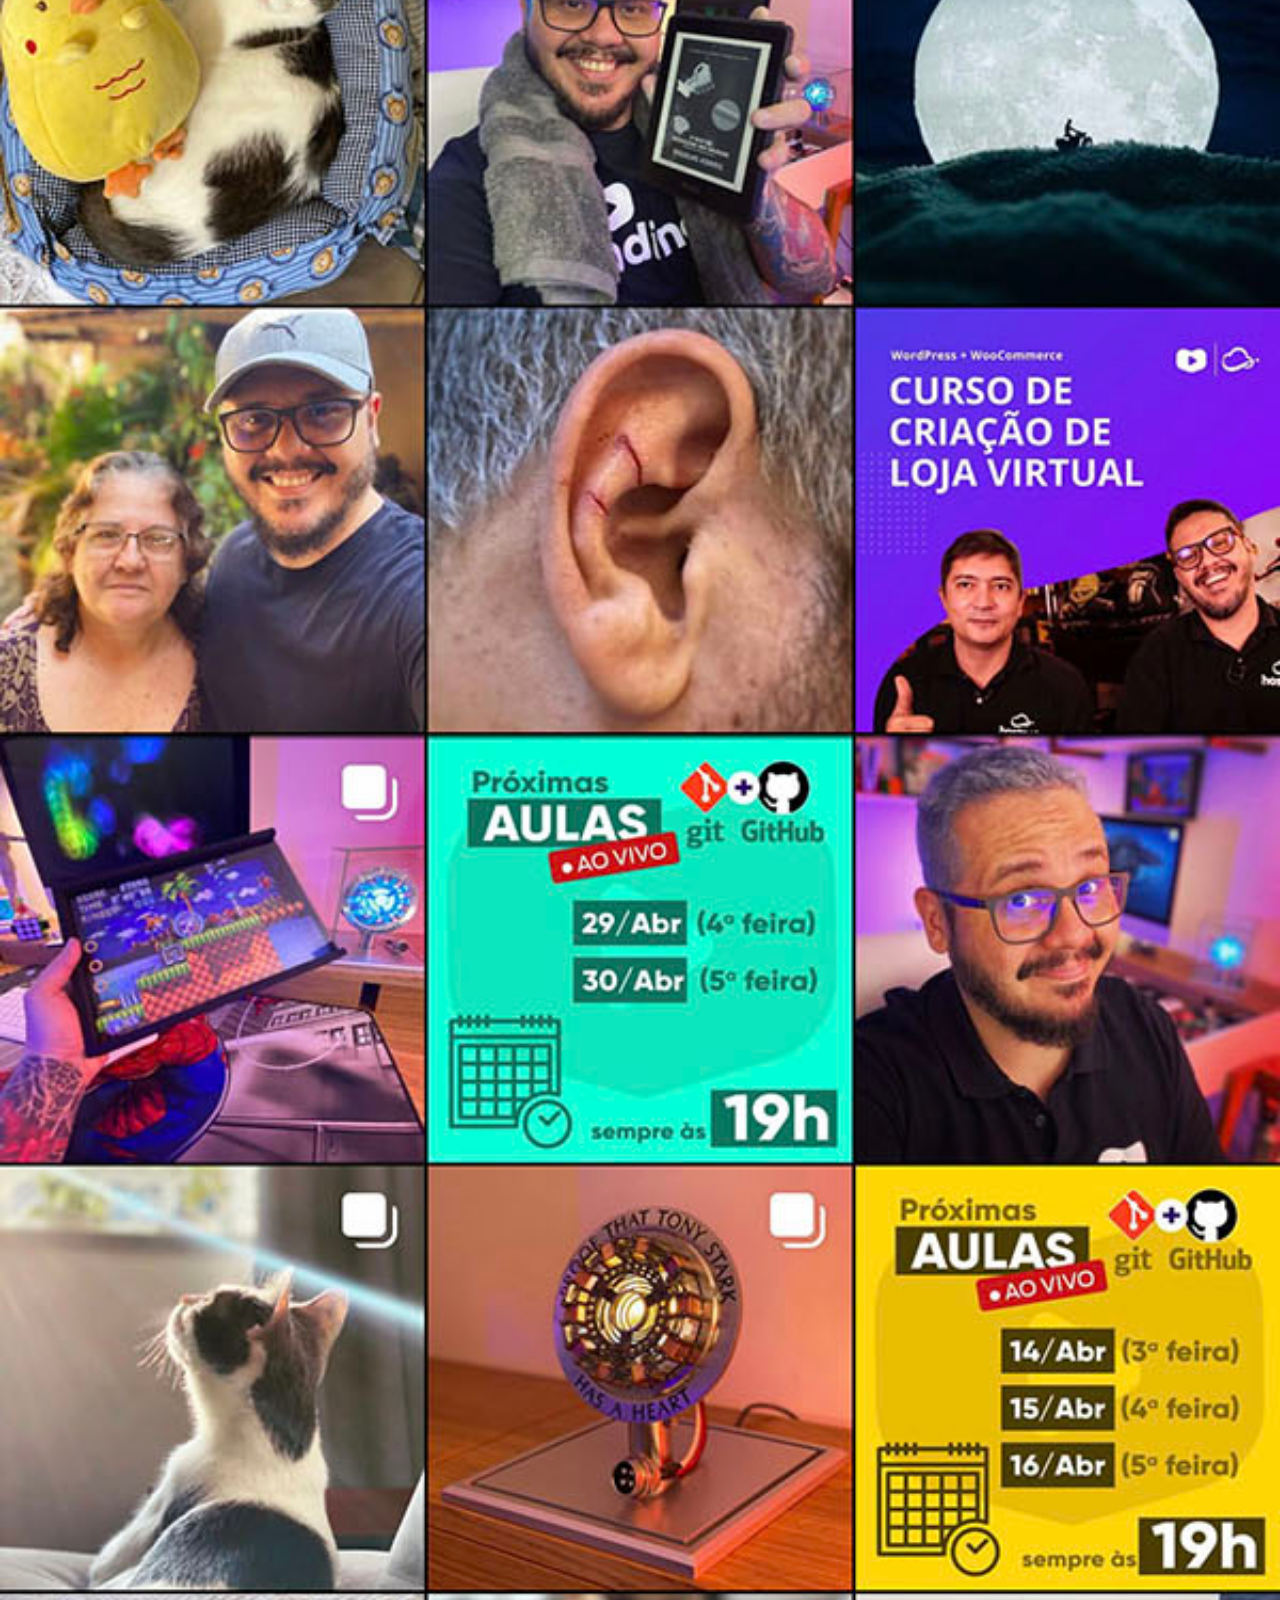
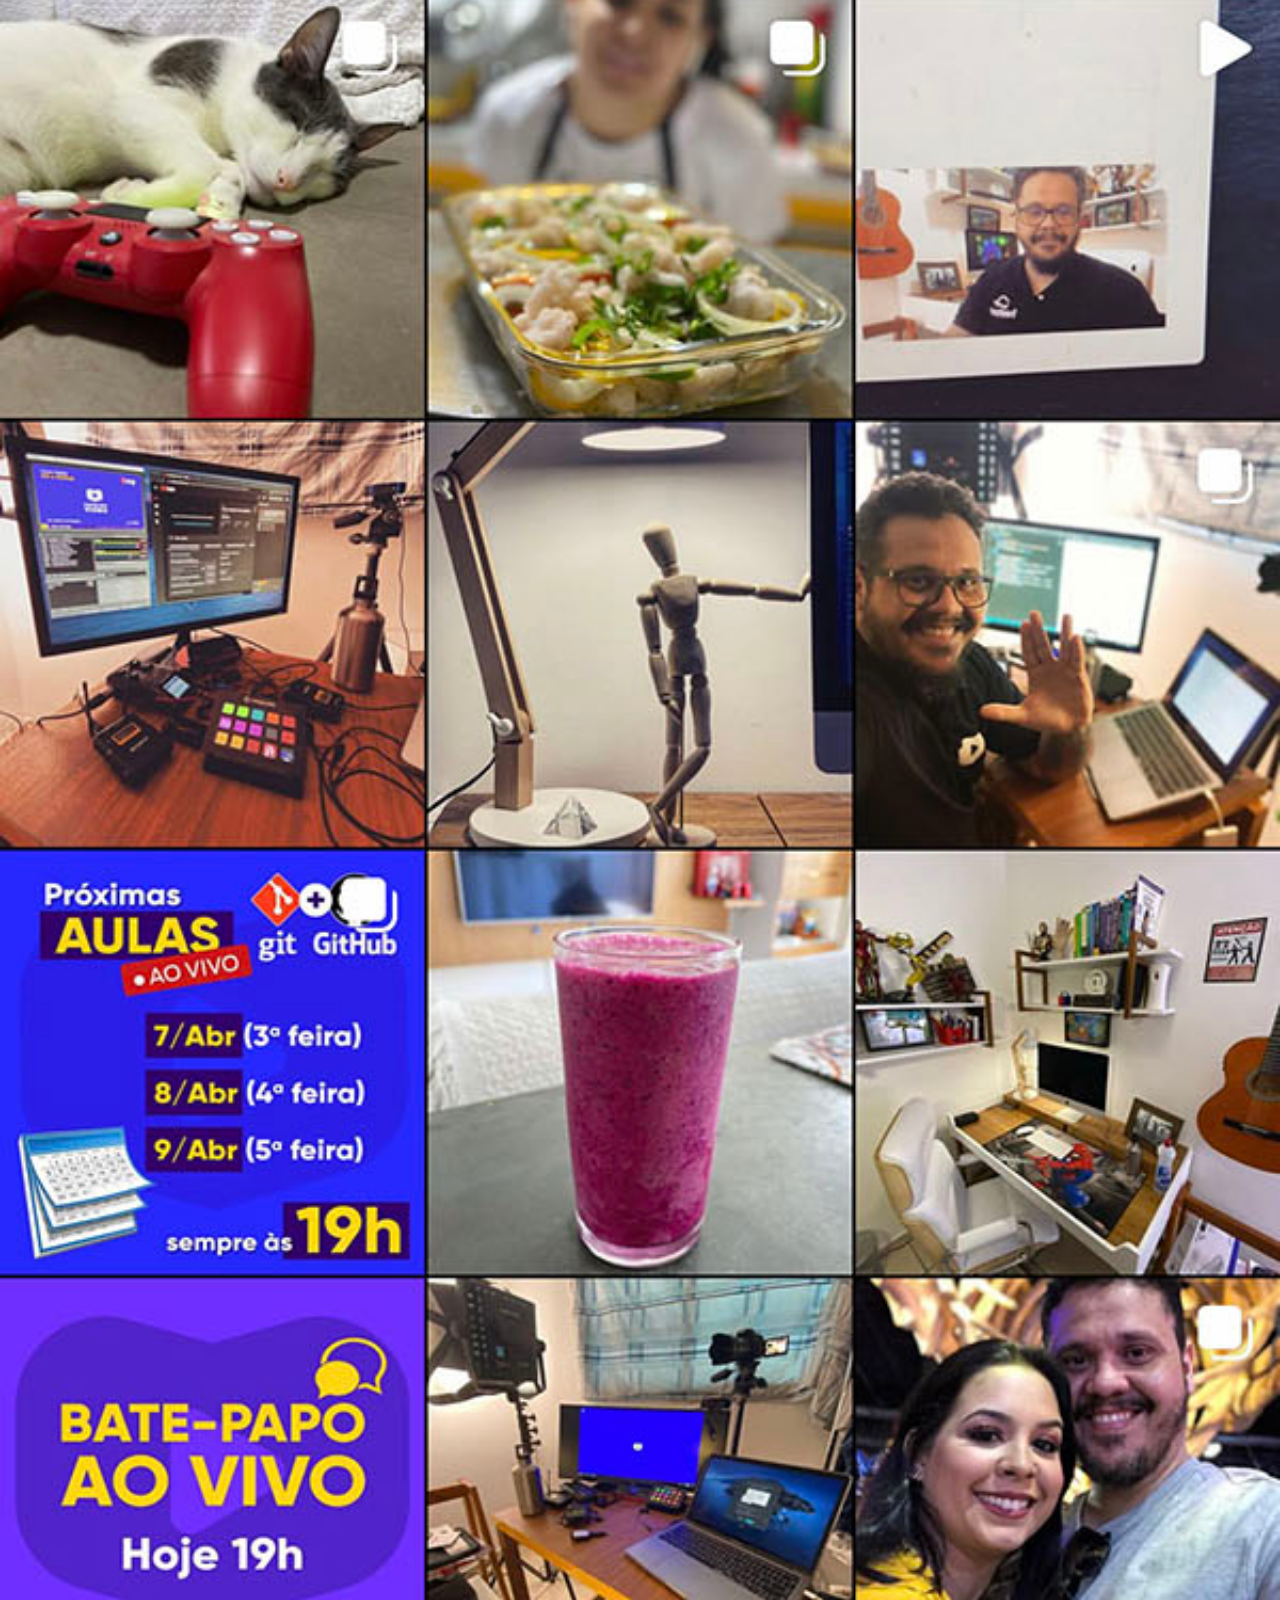
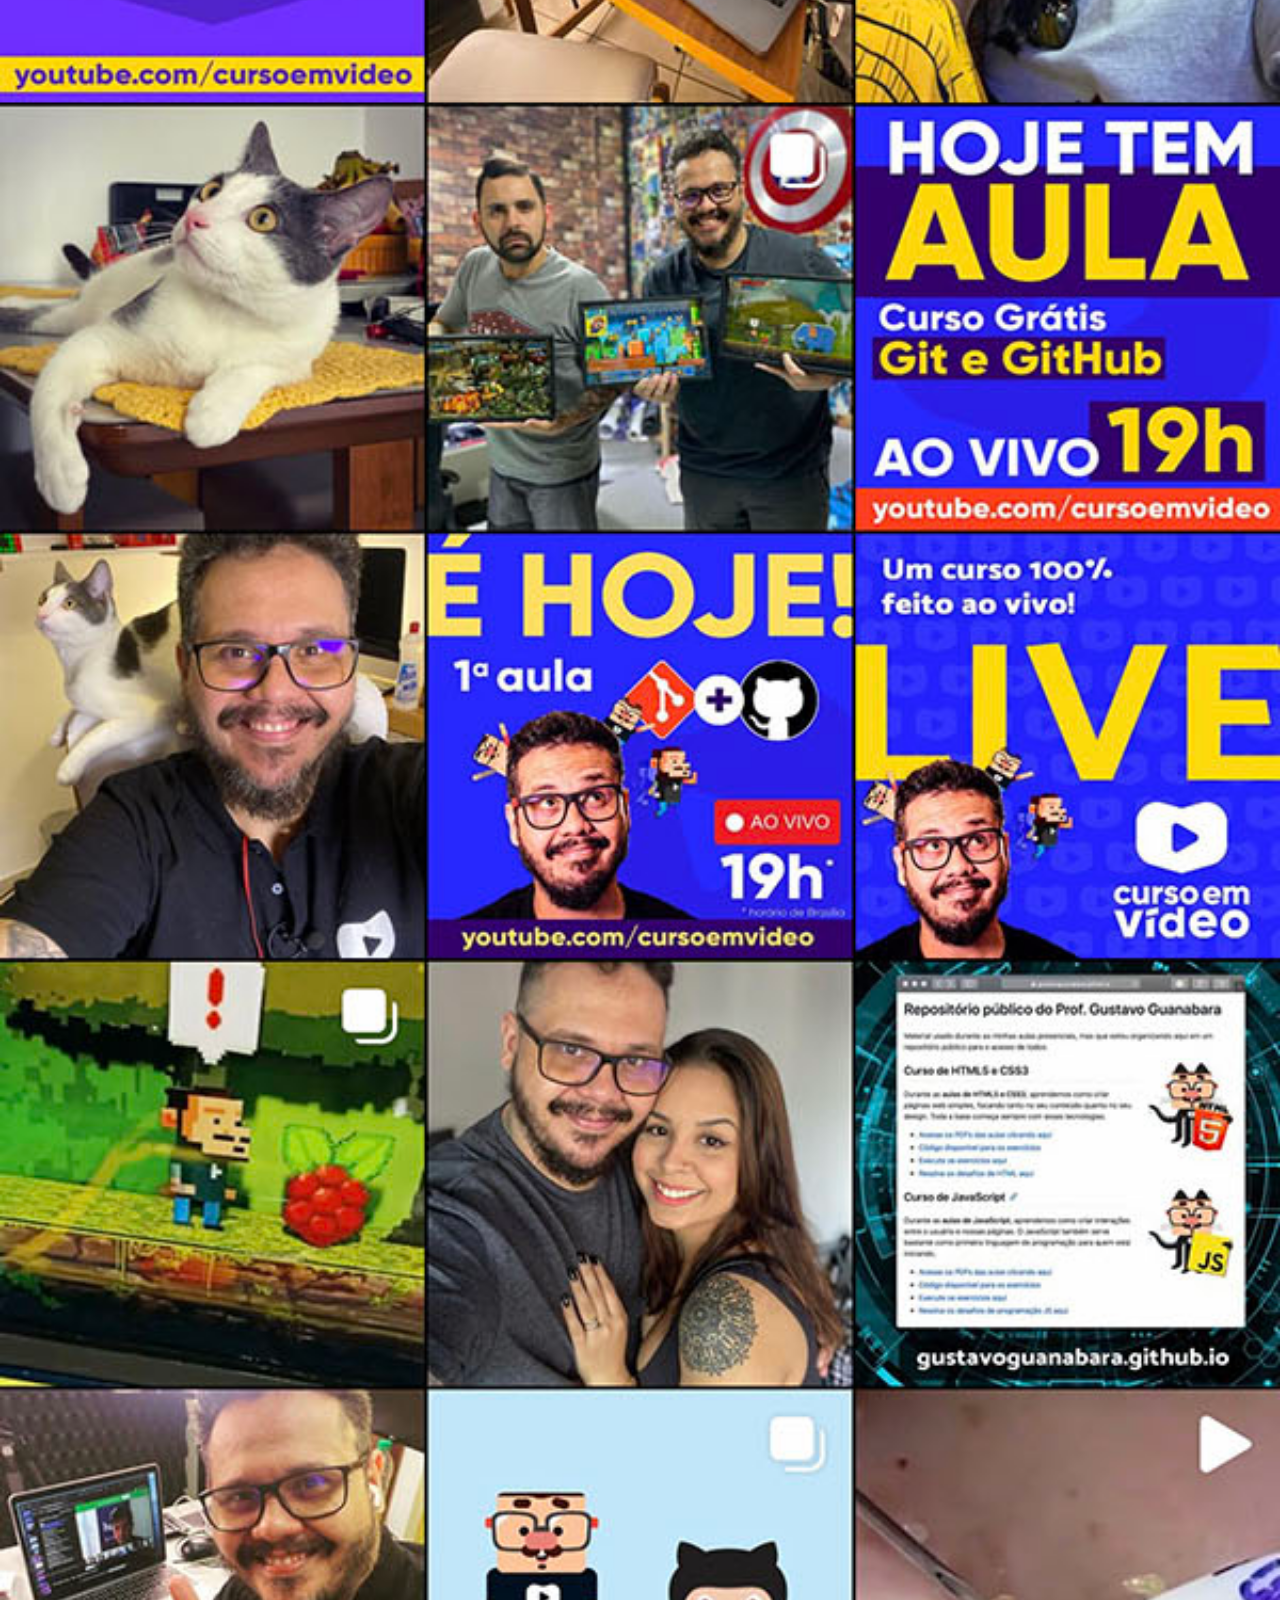
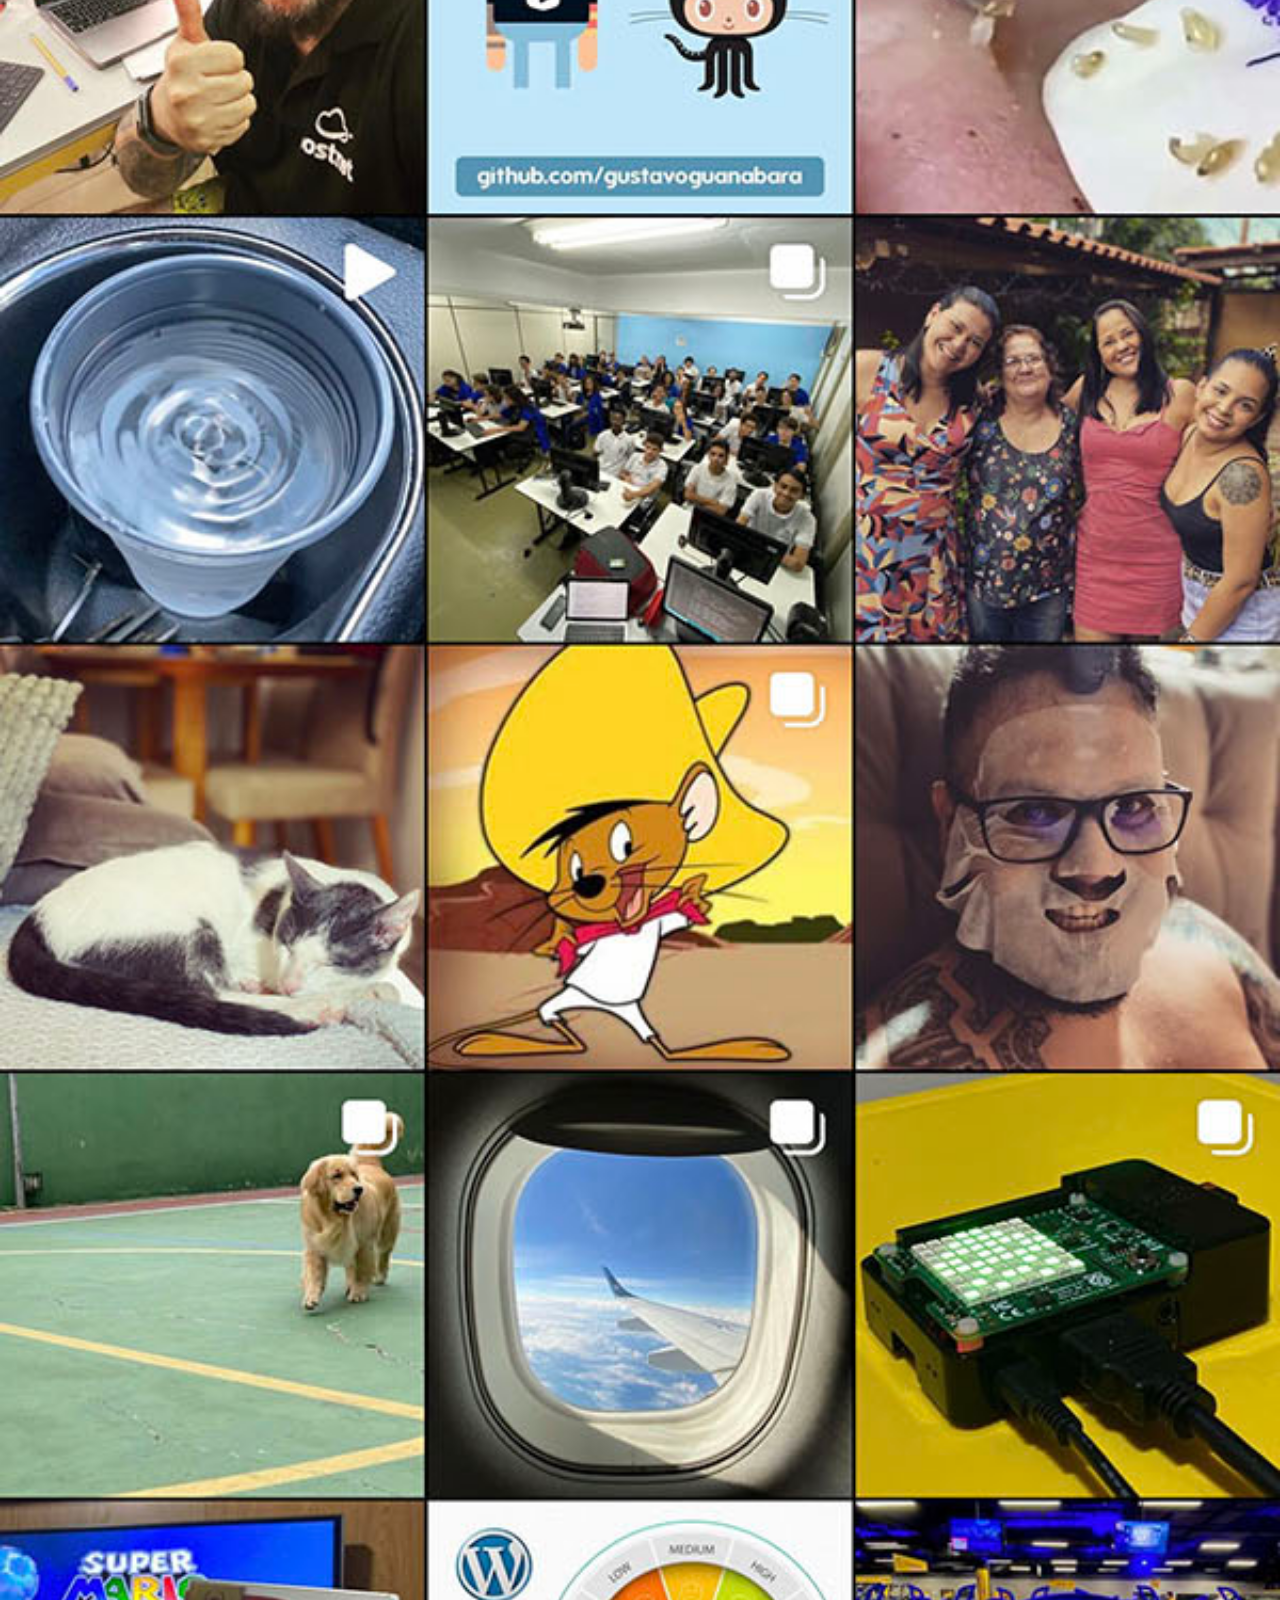
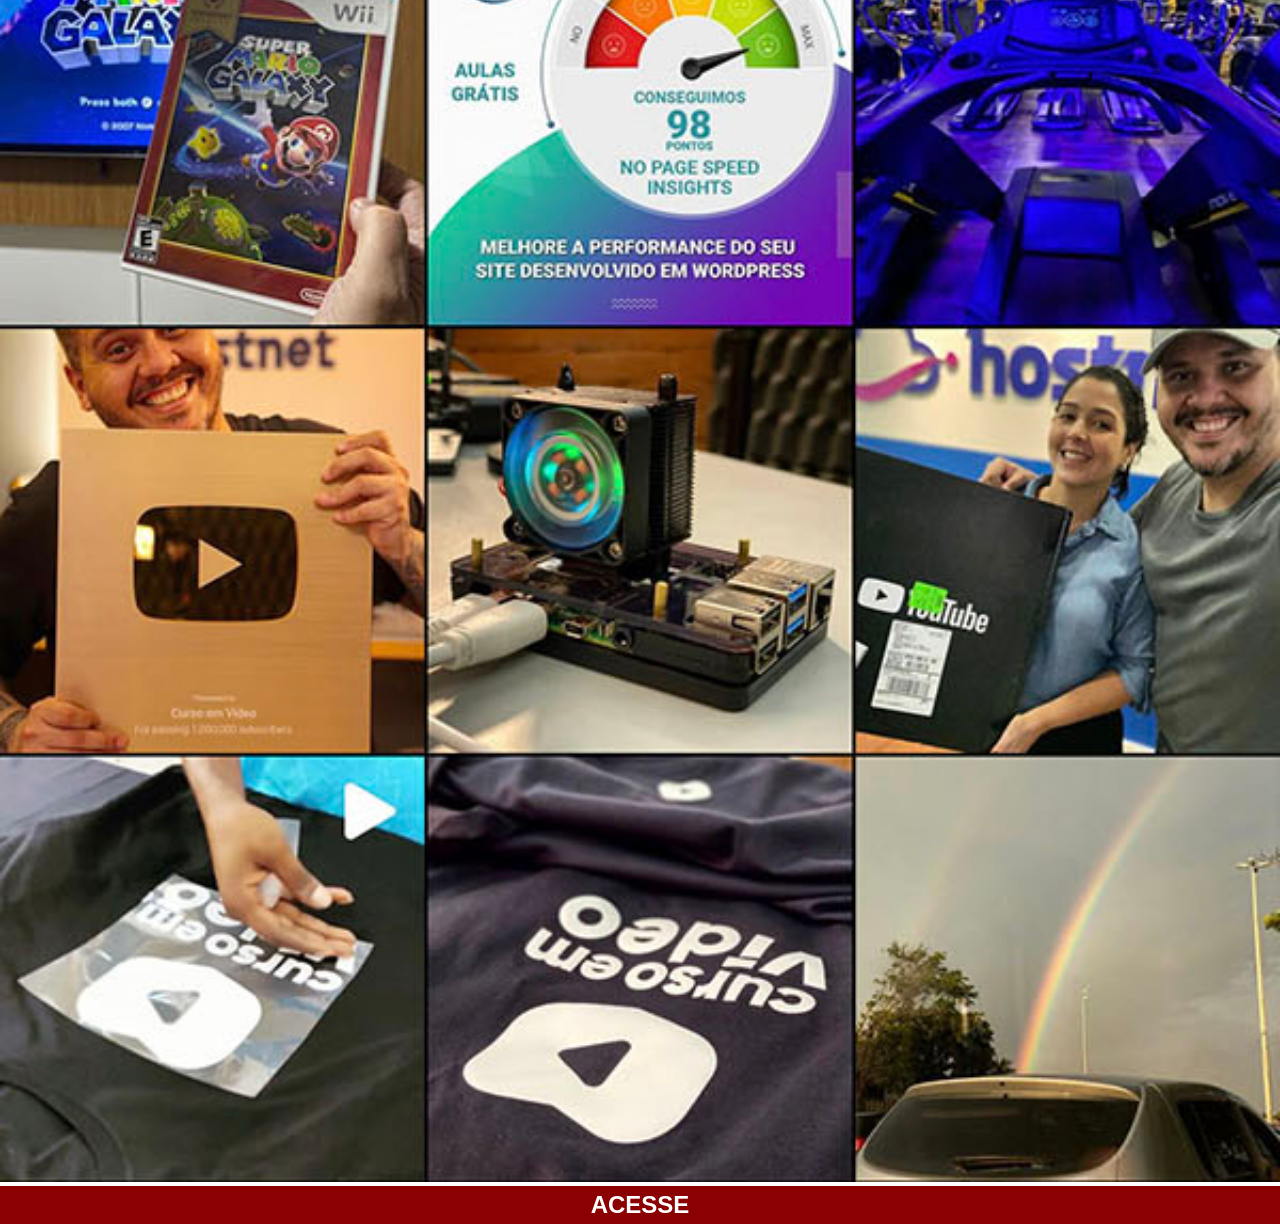
<file: paginas-extras/instagram.html>
<!DOCTYPE html>
<html lang="en">
<head>
    <meta charset="UTF-8">
    <meta name="viewport" content="width=device-width, initial-scale=1.0">
    <title>youtube</title>
    <link rel="stylesheet" href="telas.css">


</head>
<body id="youtube">
    <img src="../imagens/tela-instagram.jpg" alt="Youtube">
    <a href="https://www.instagram.com/" target="_blank">ACESSE</a>
    
</body>
</html>
</file>
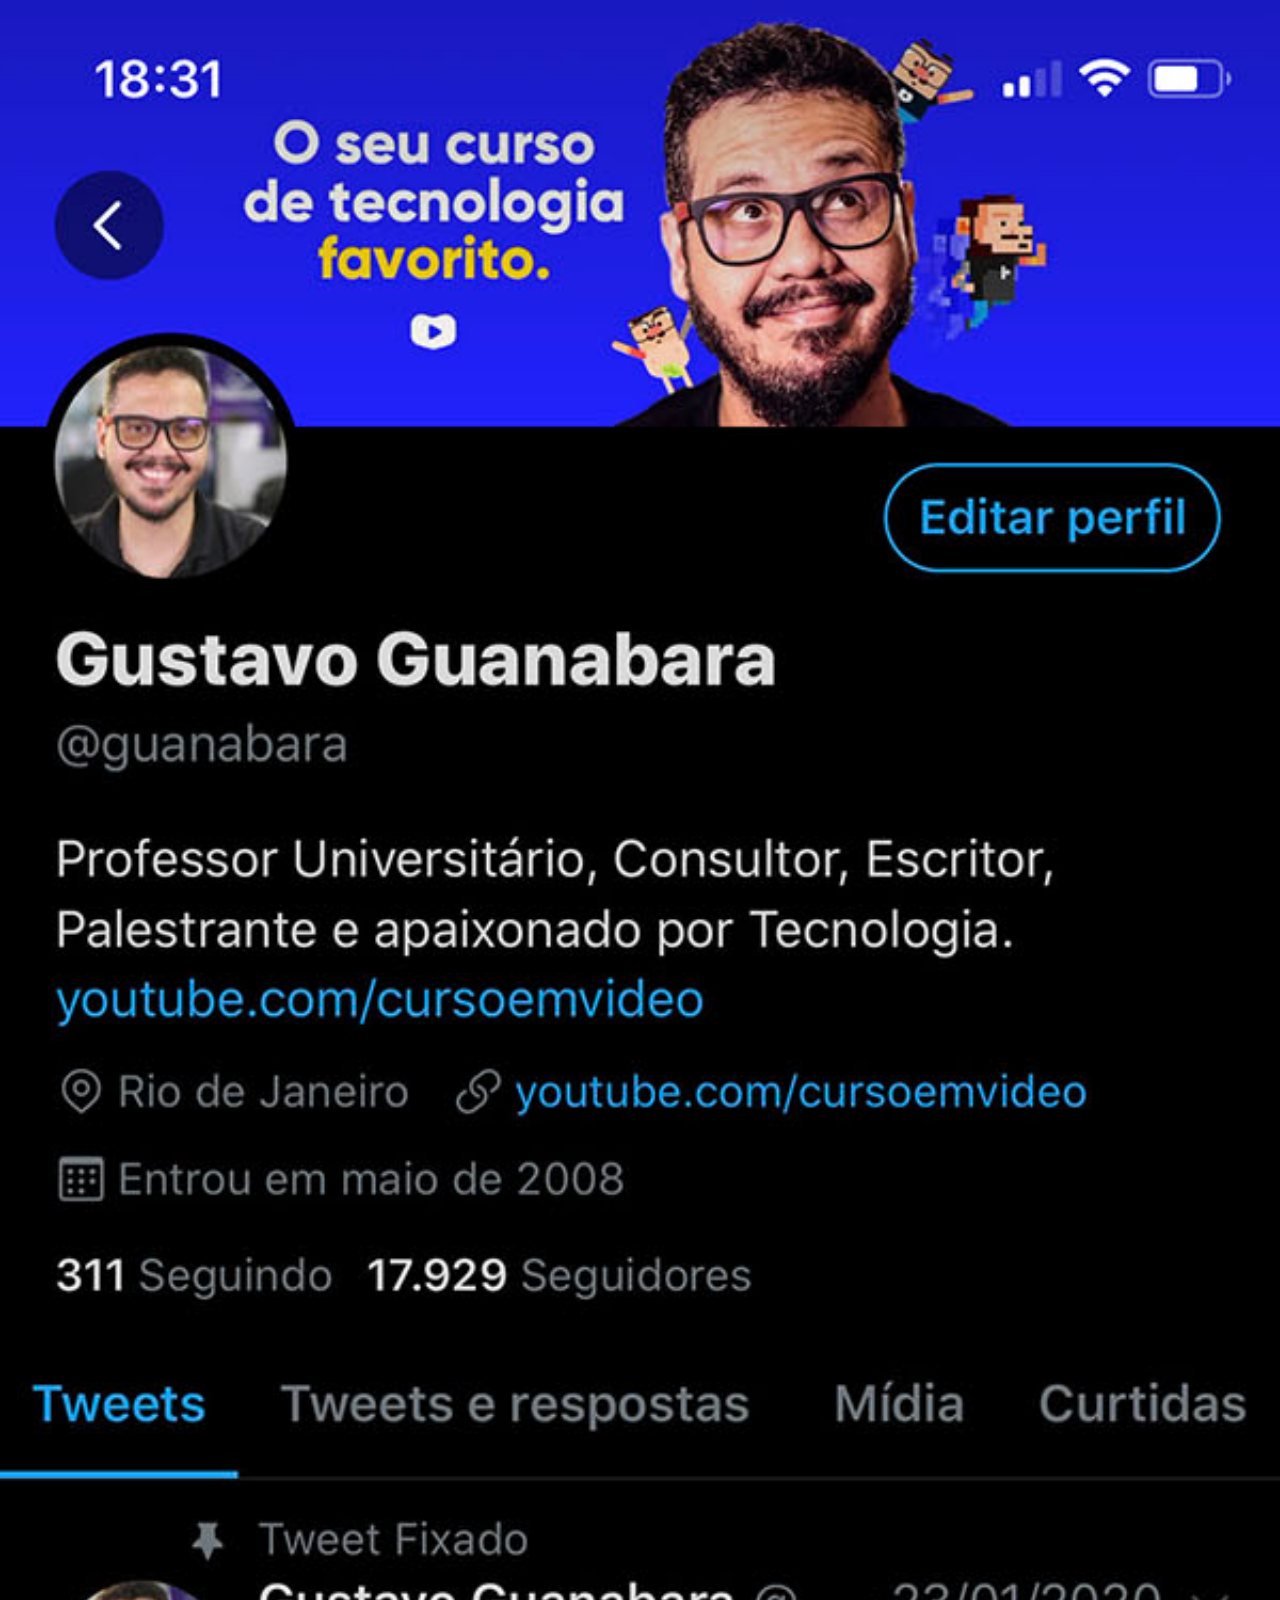
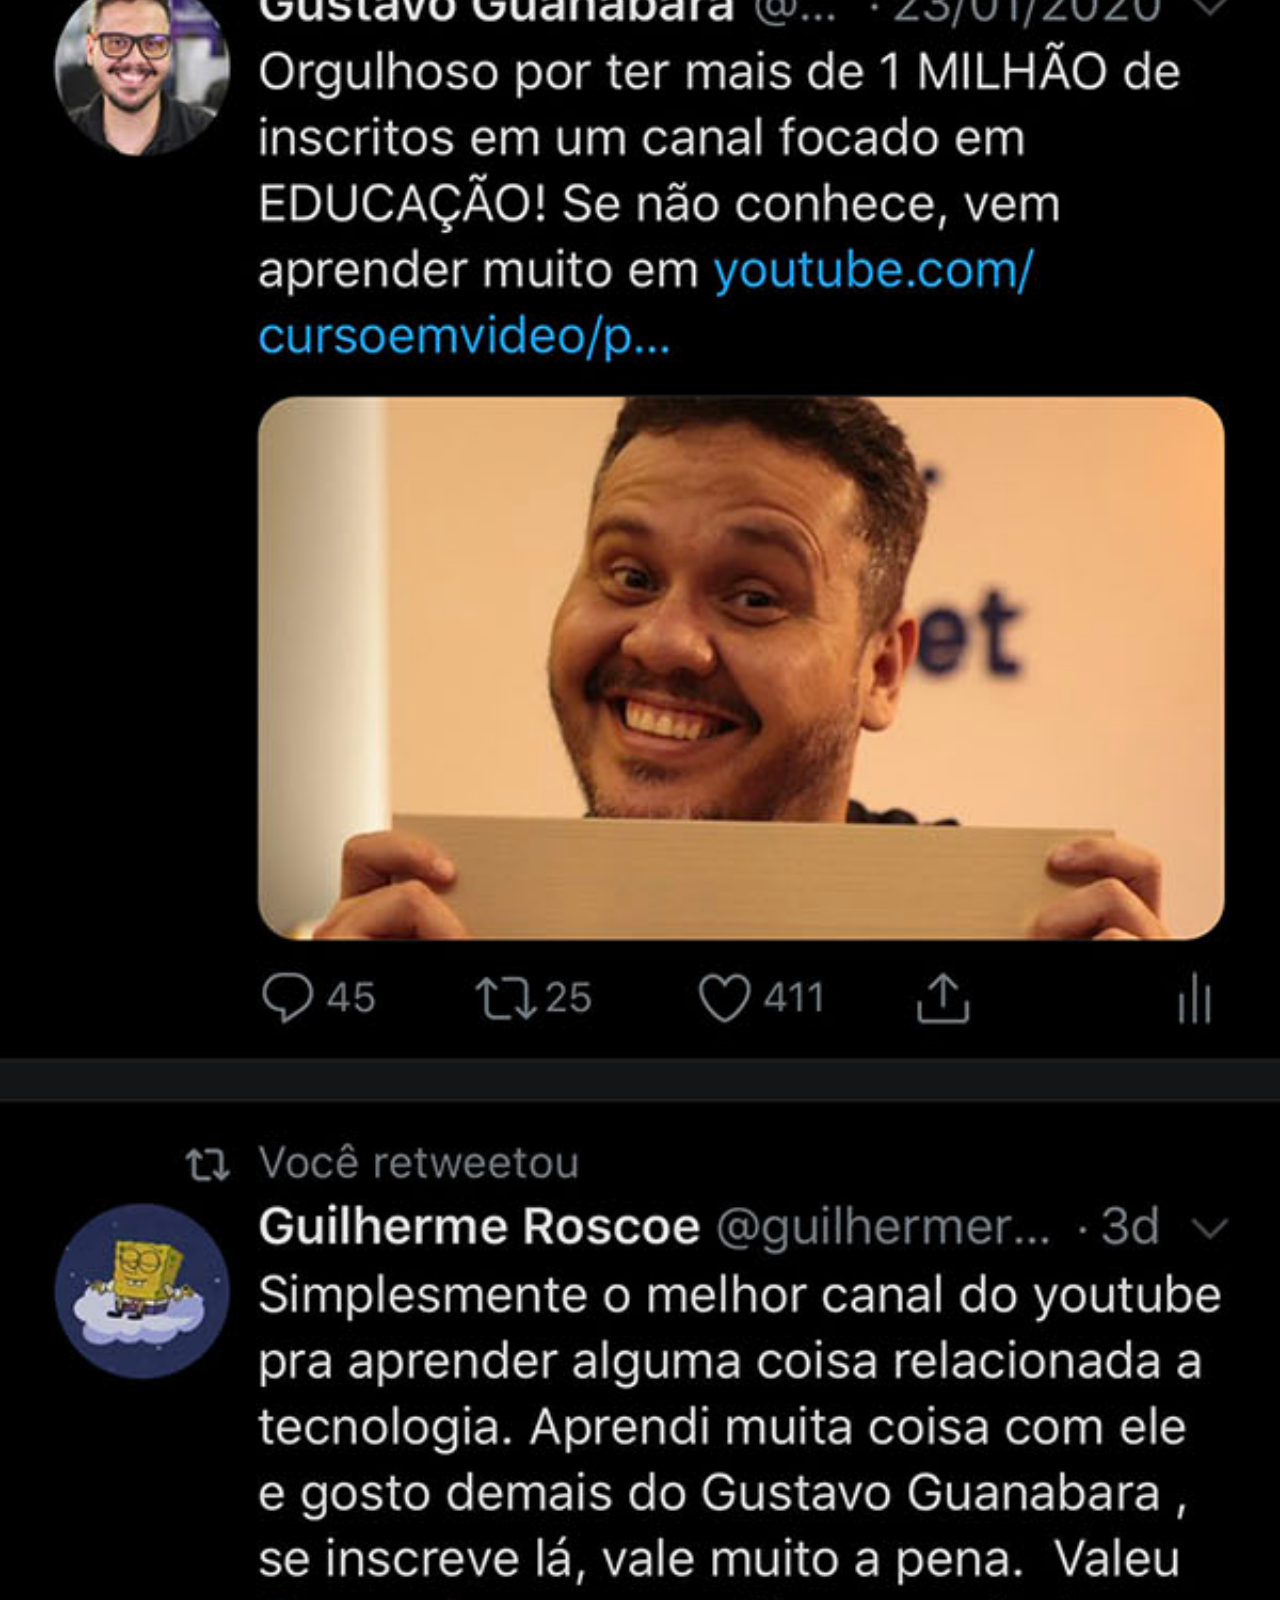
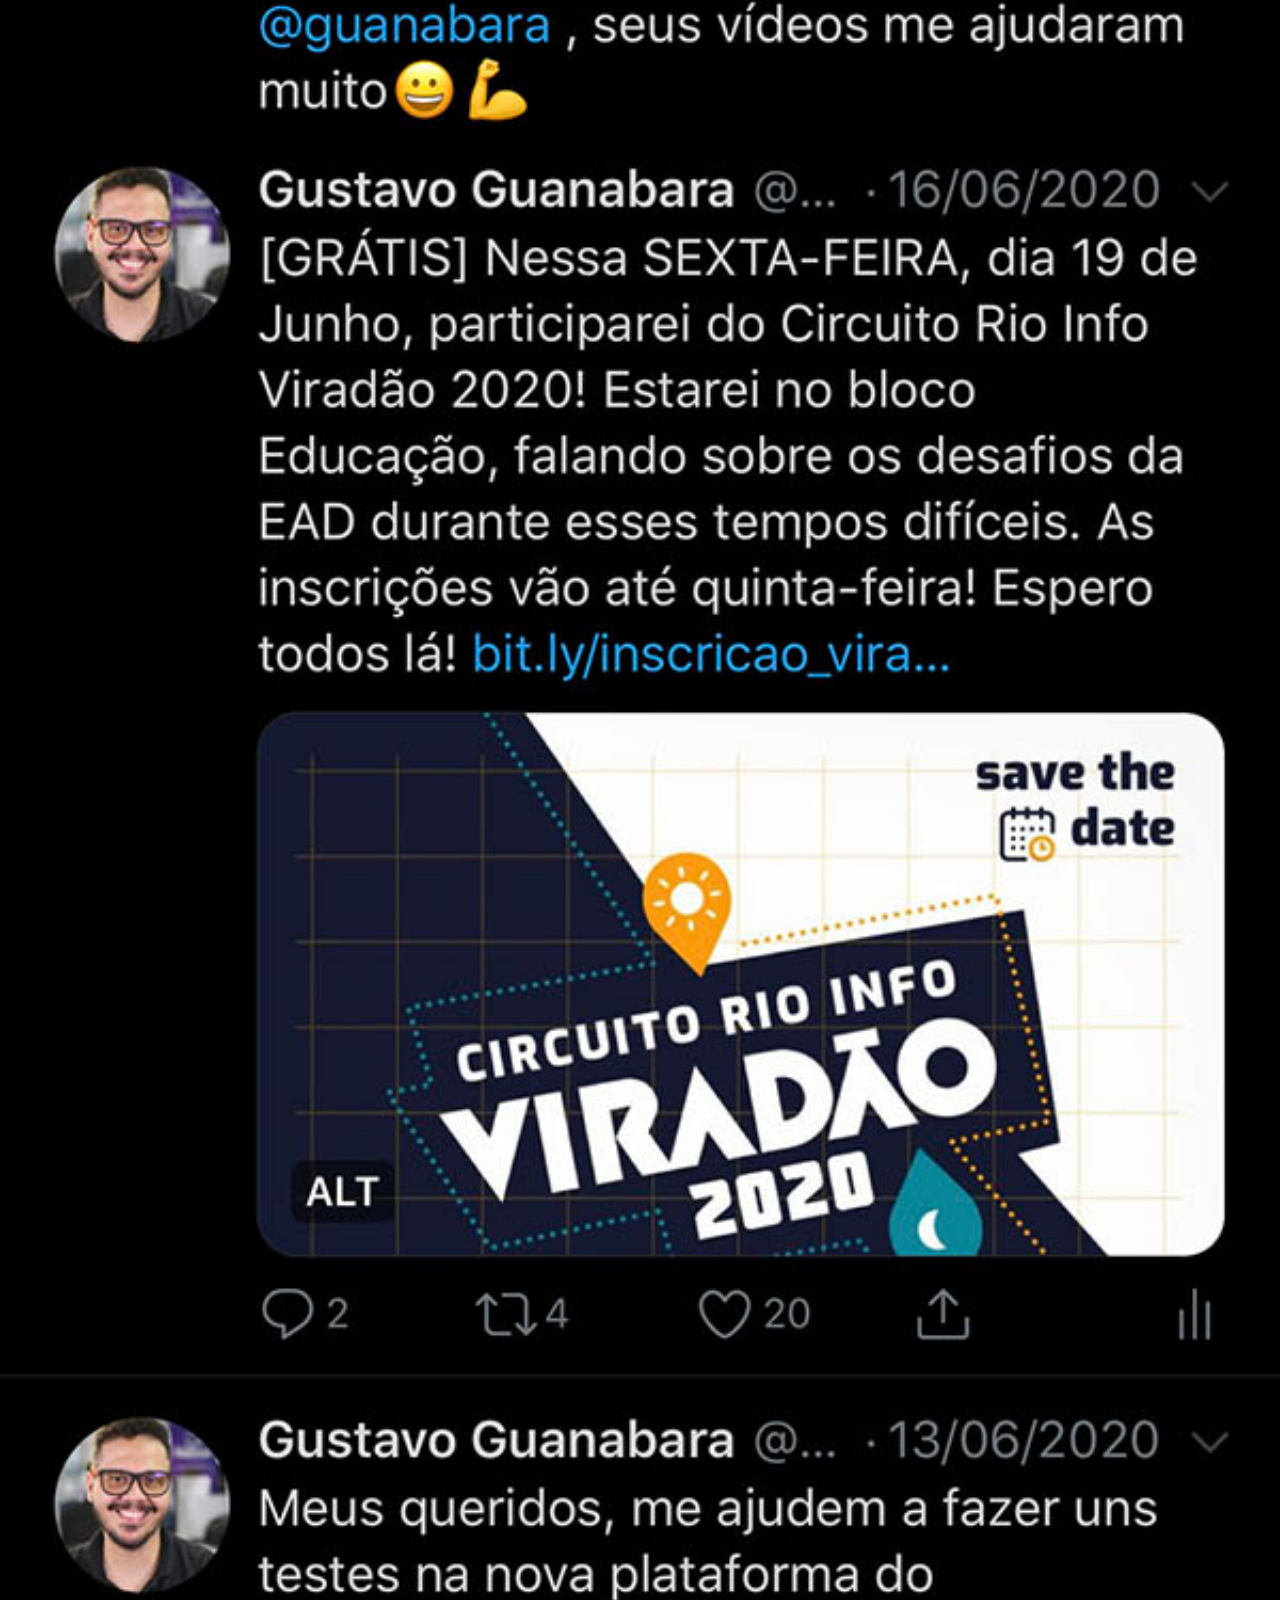
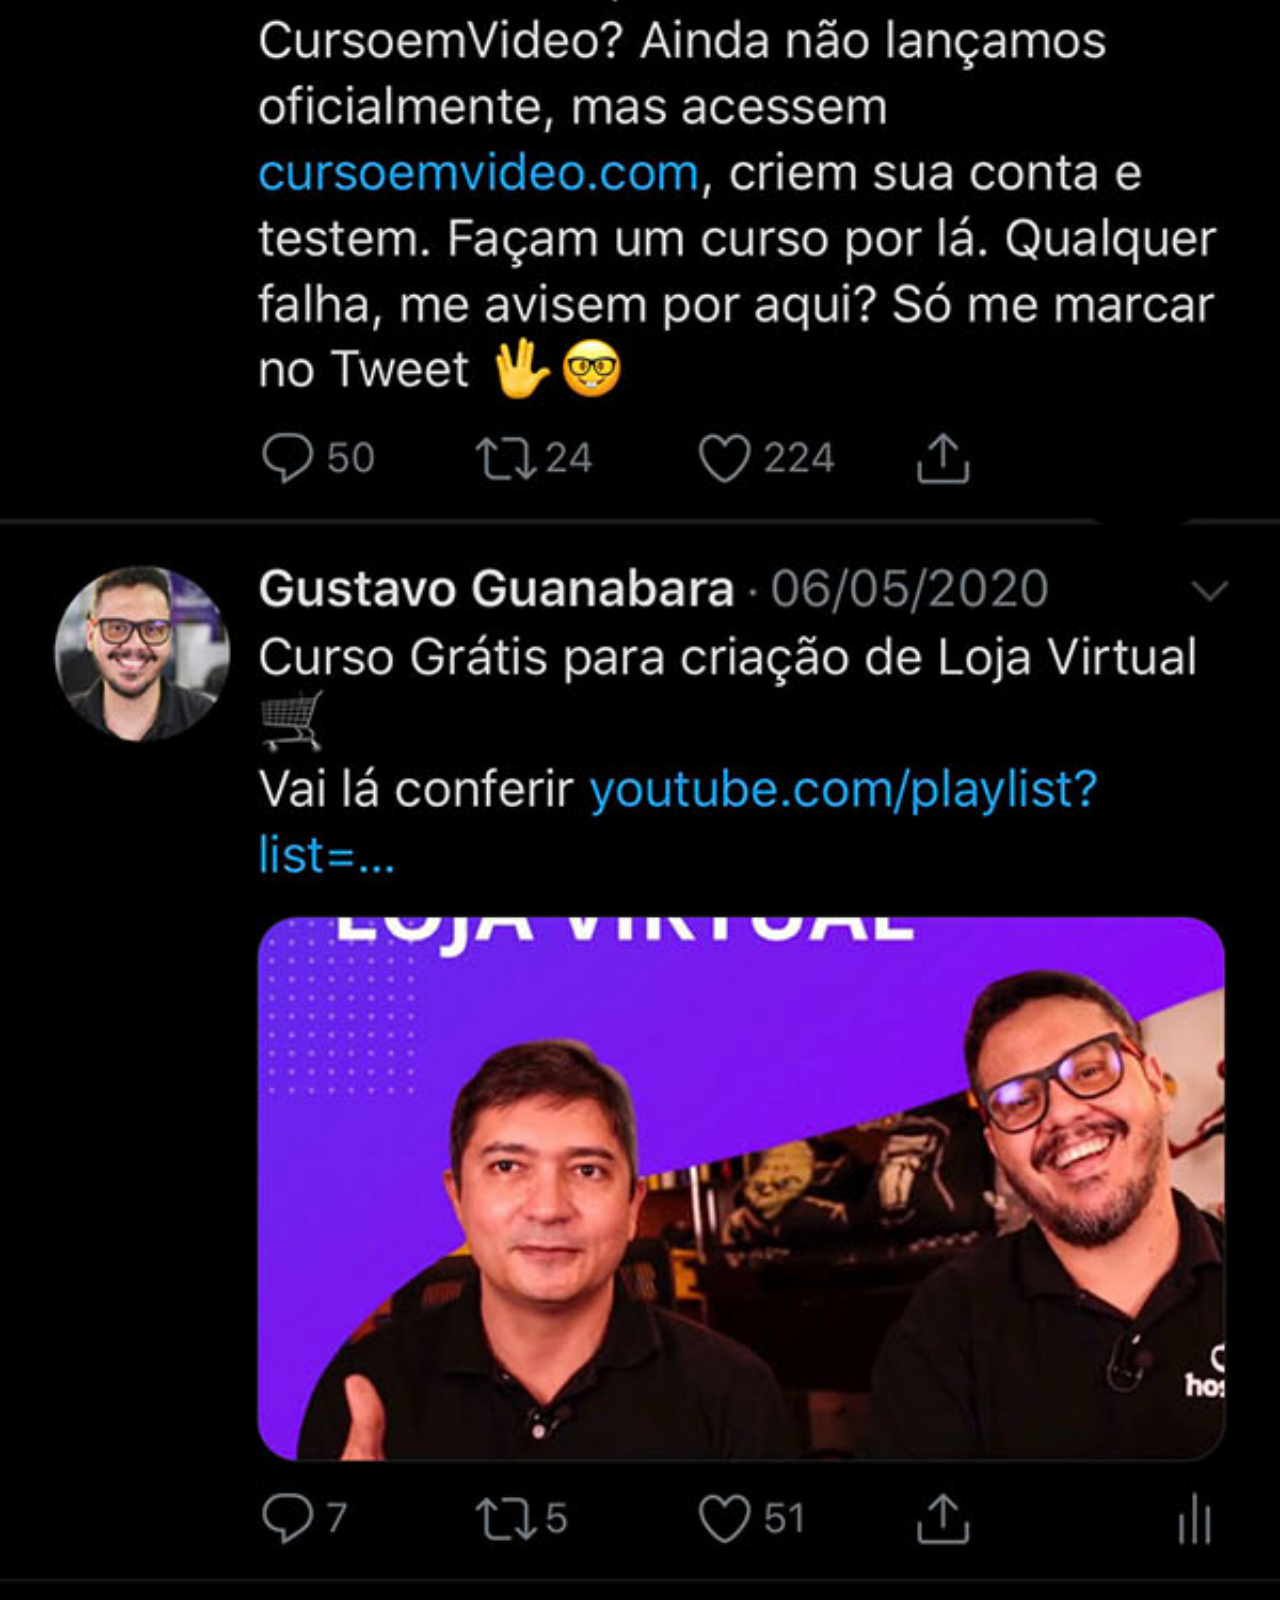
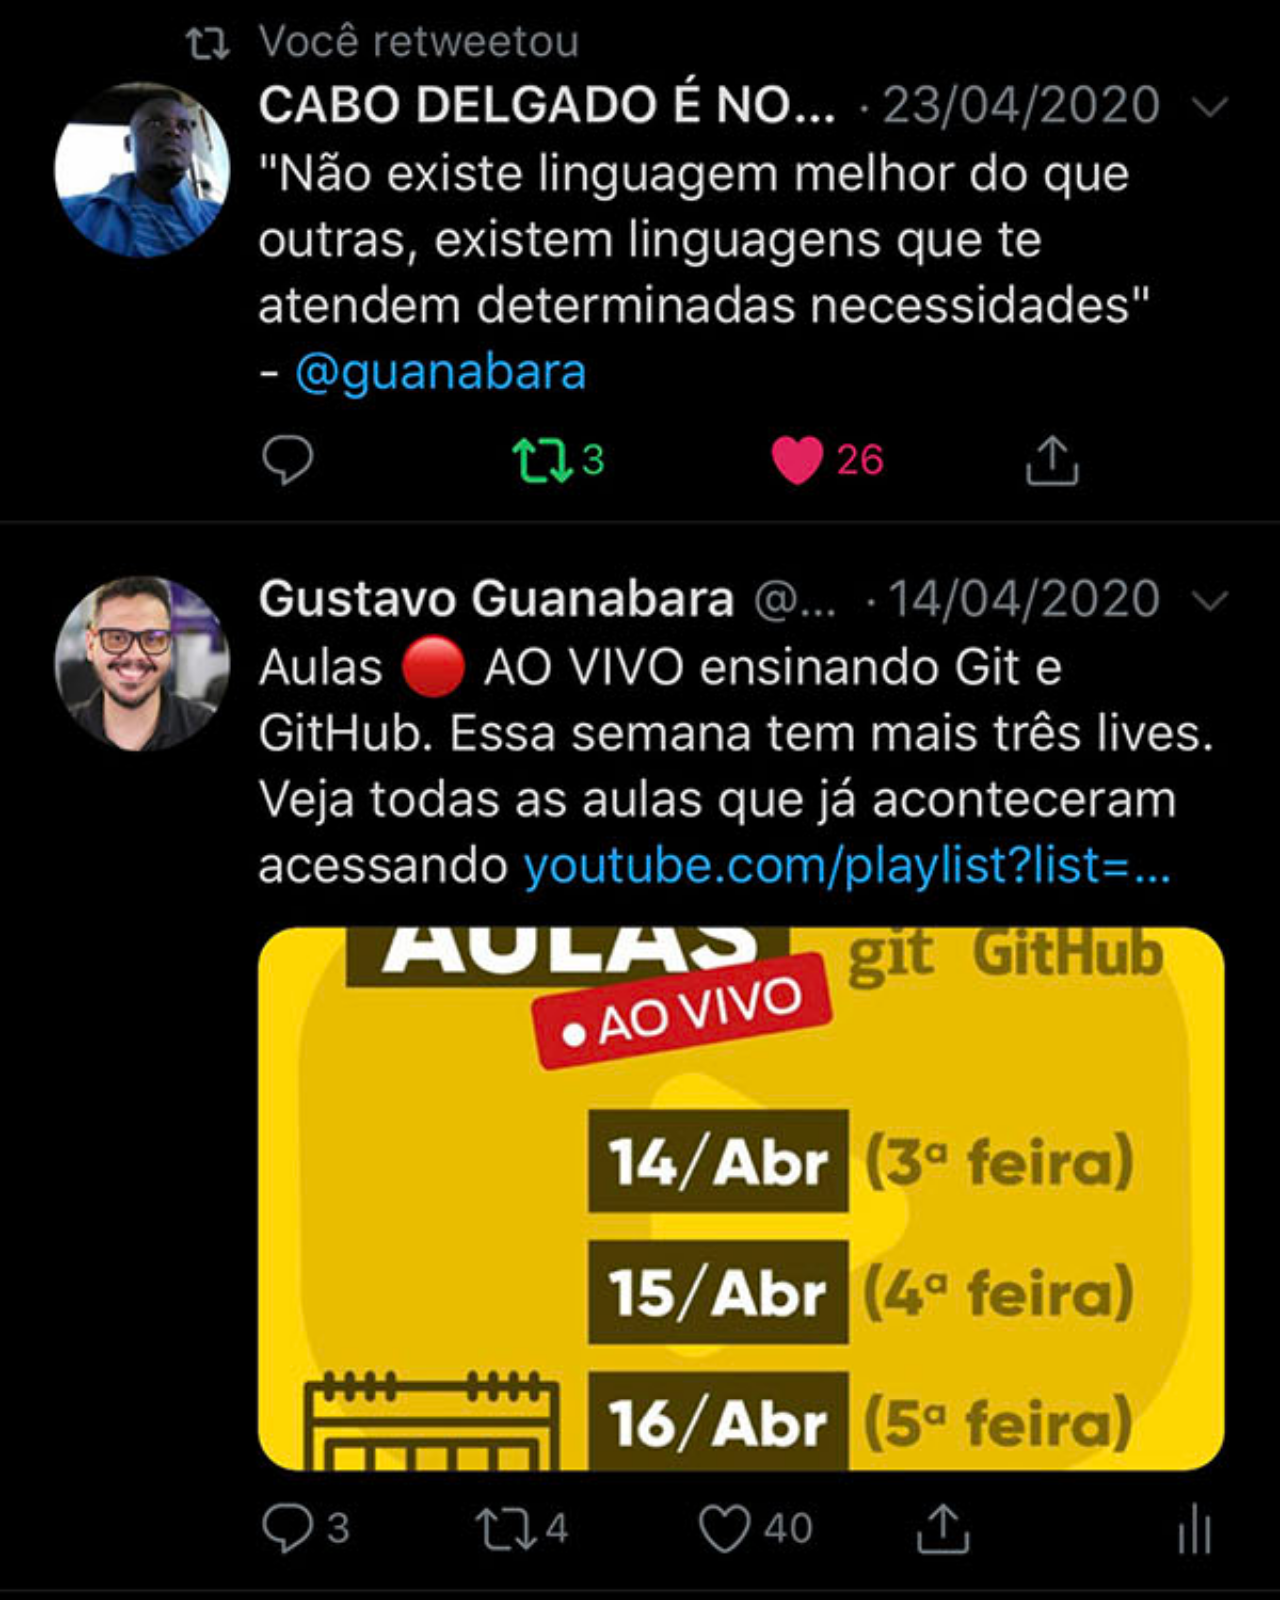
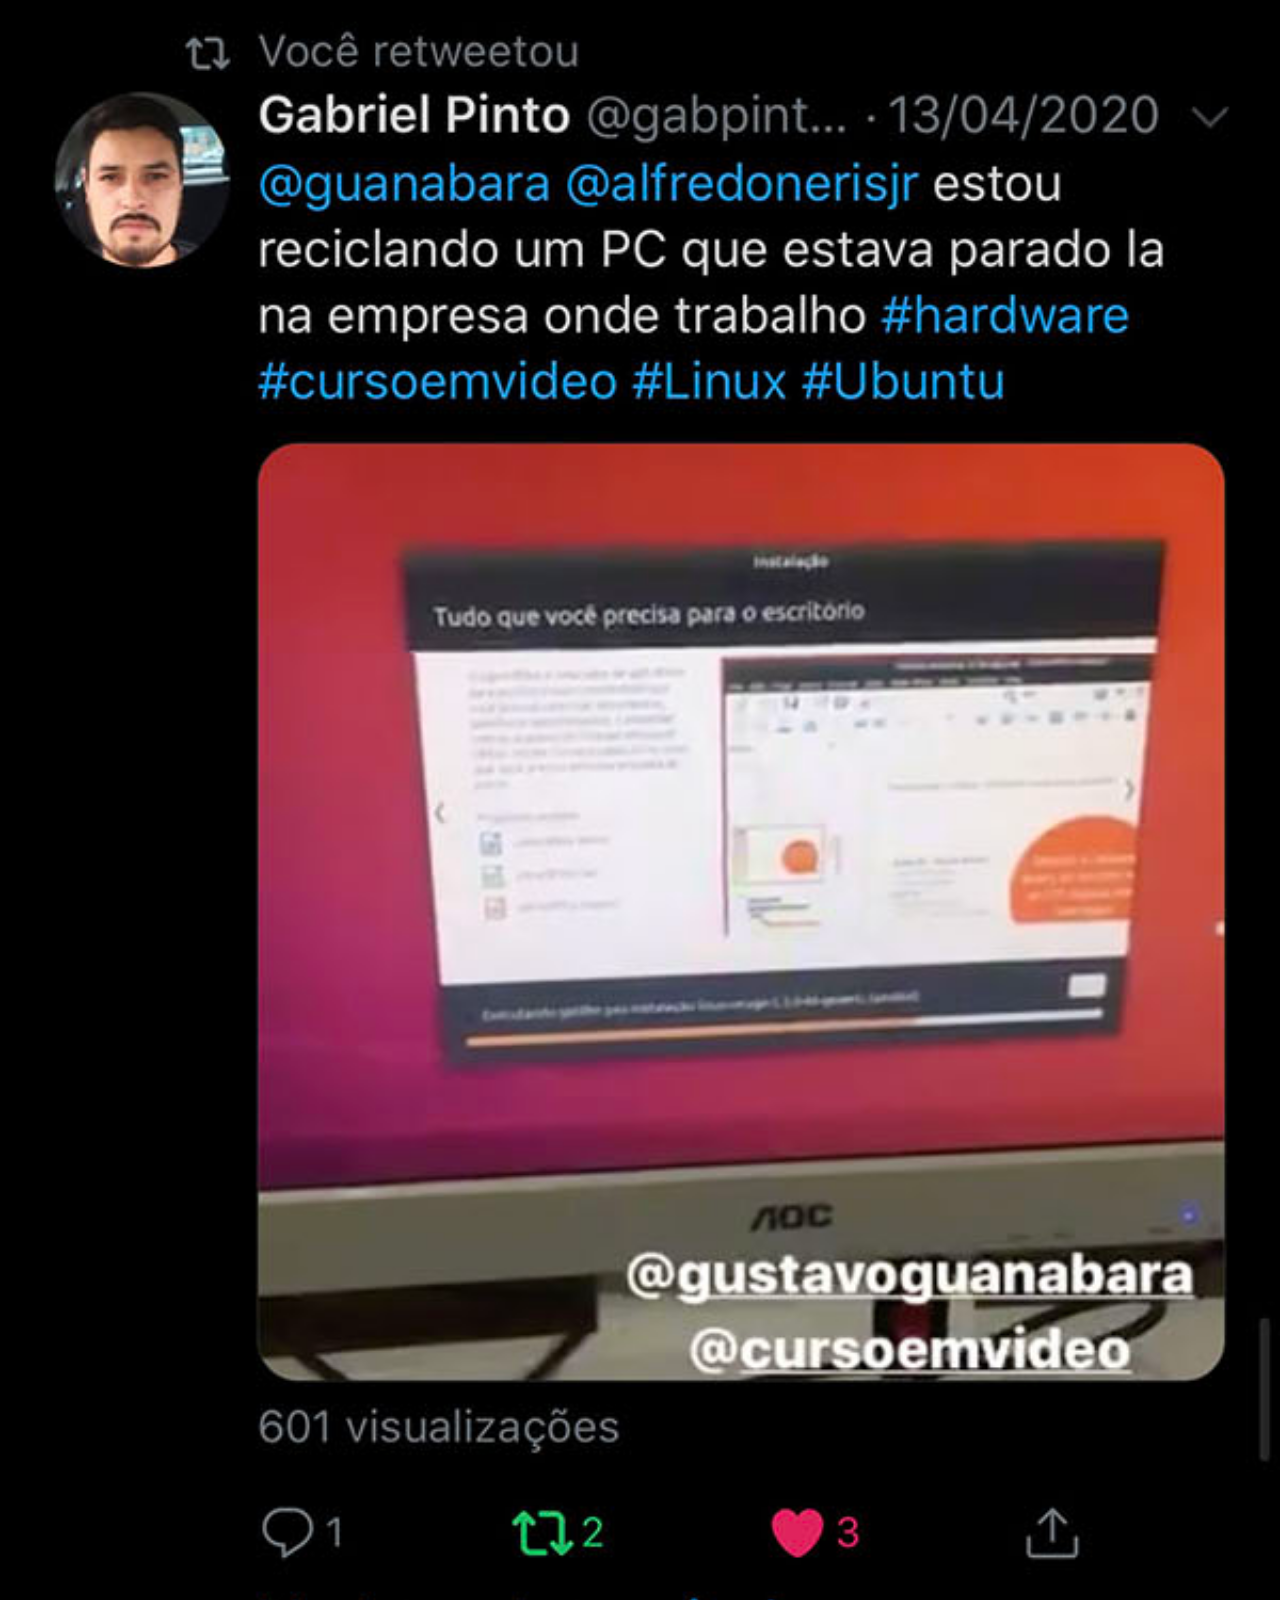
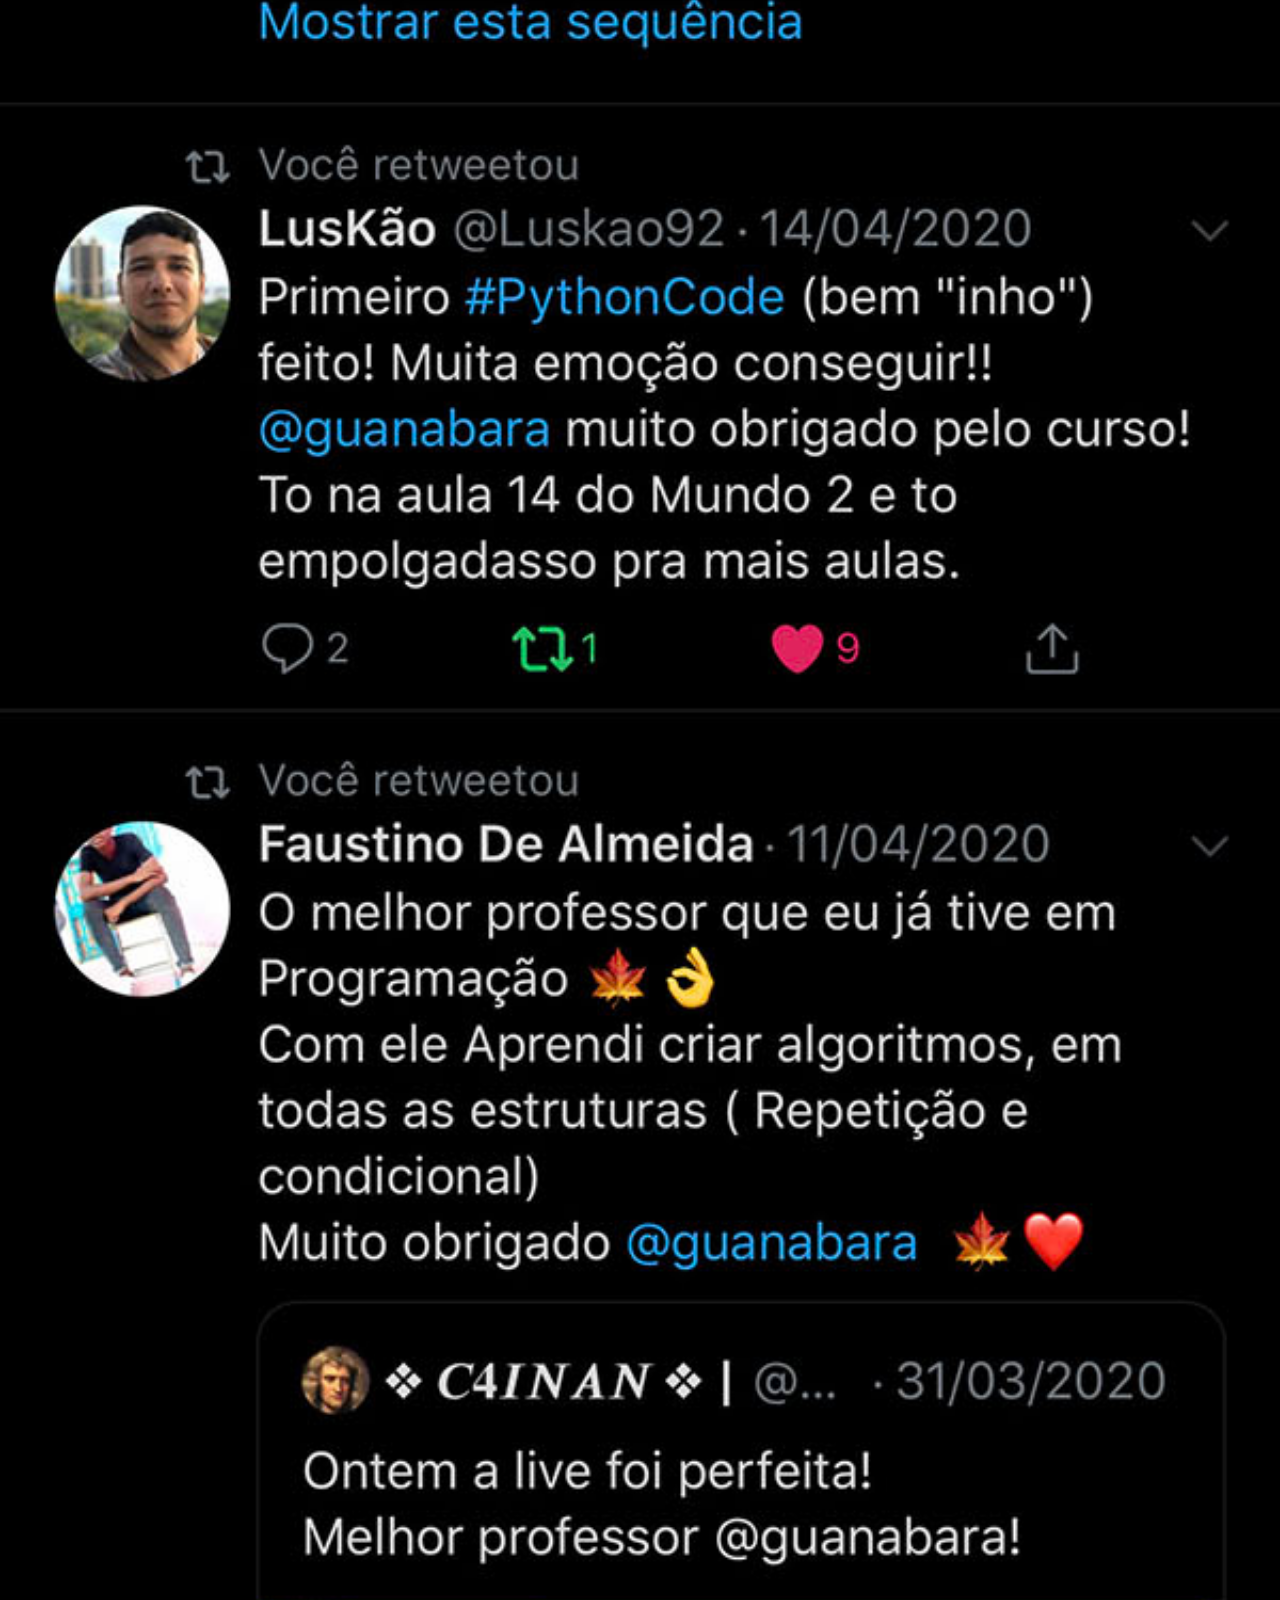
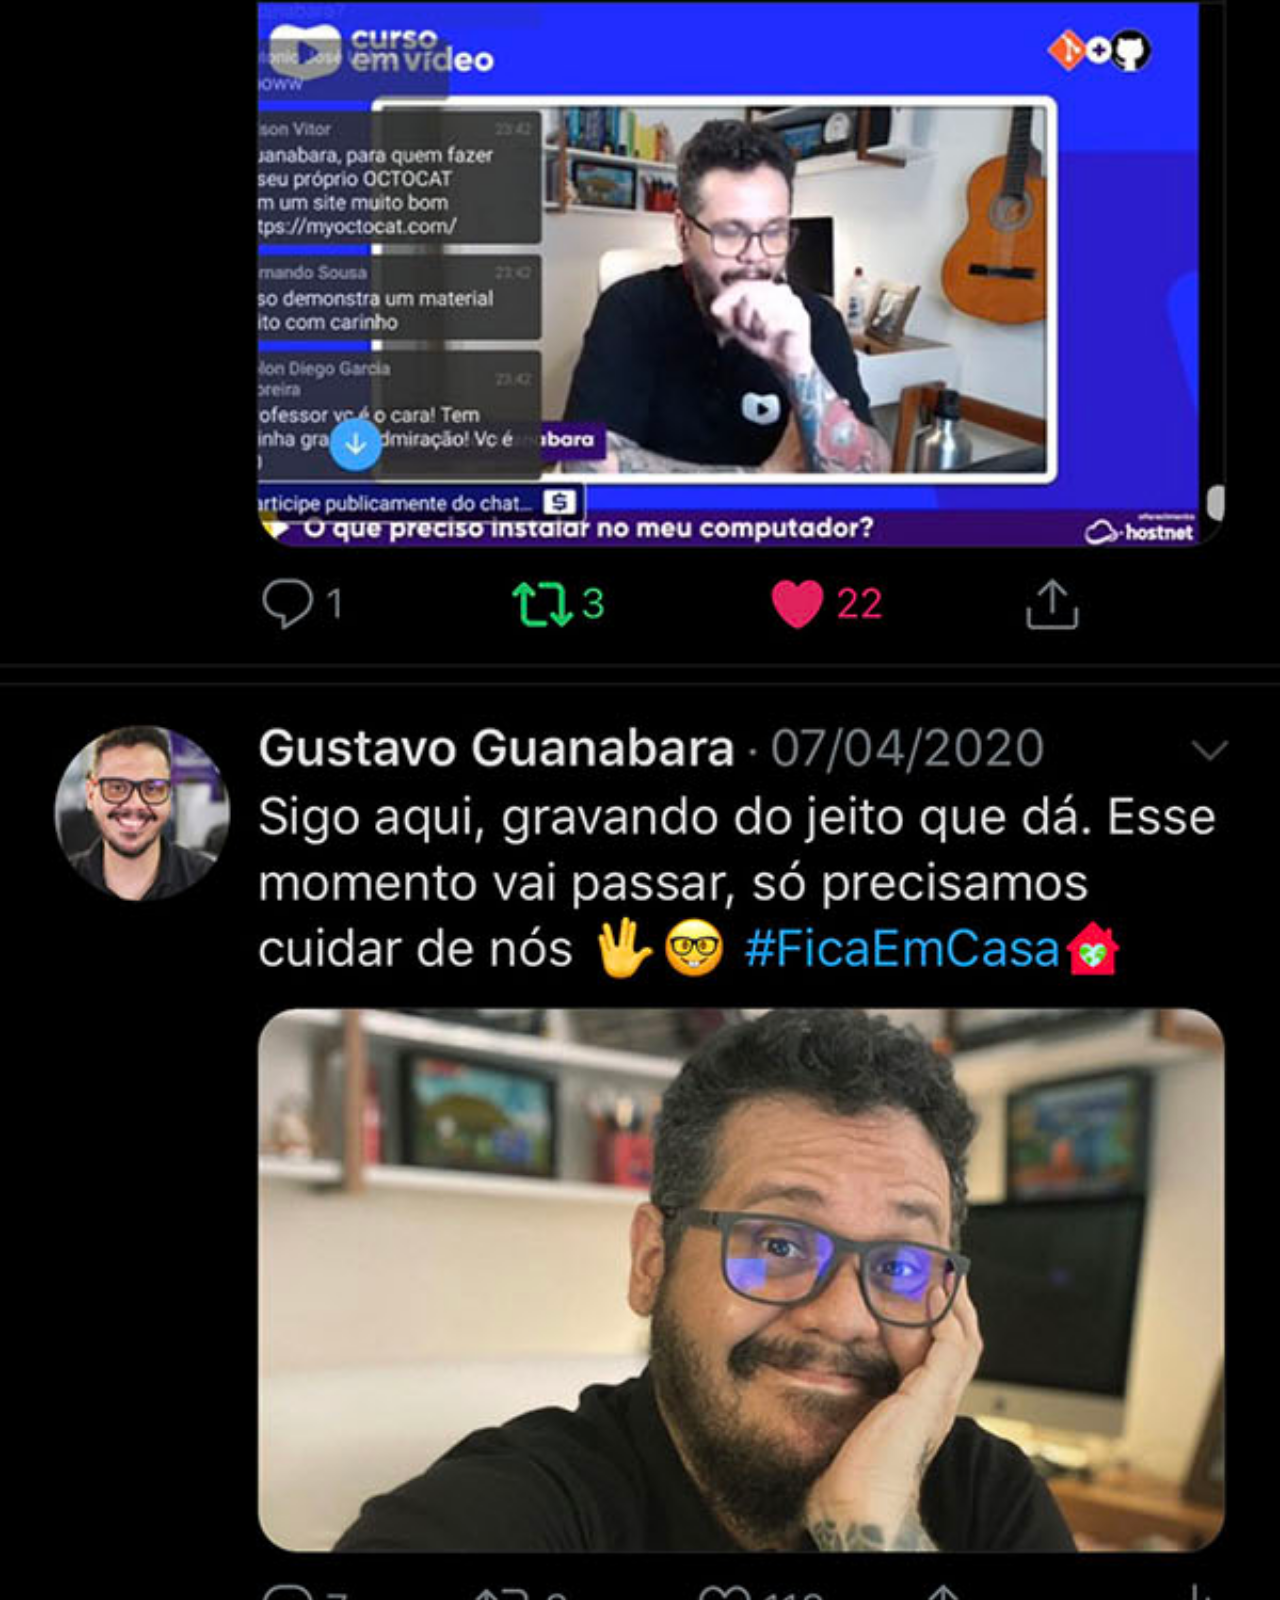
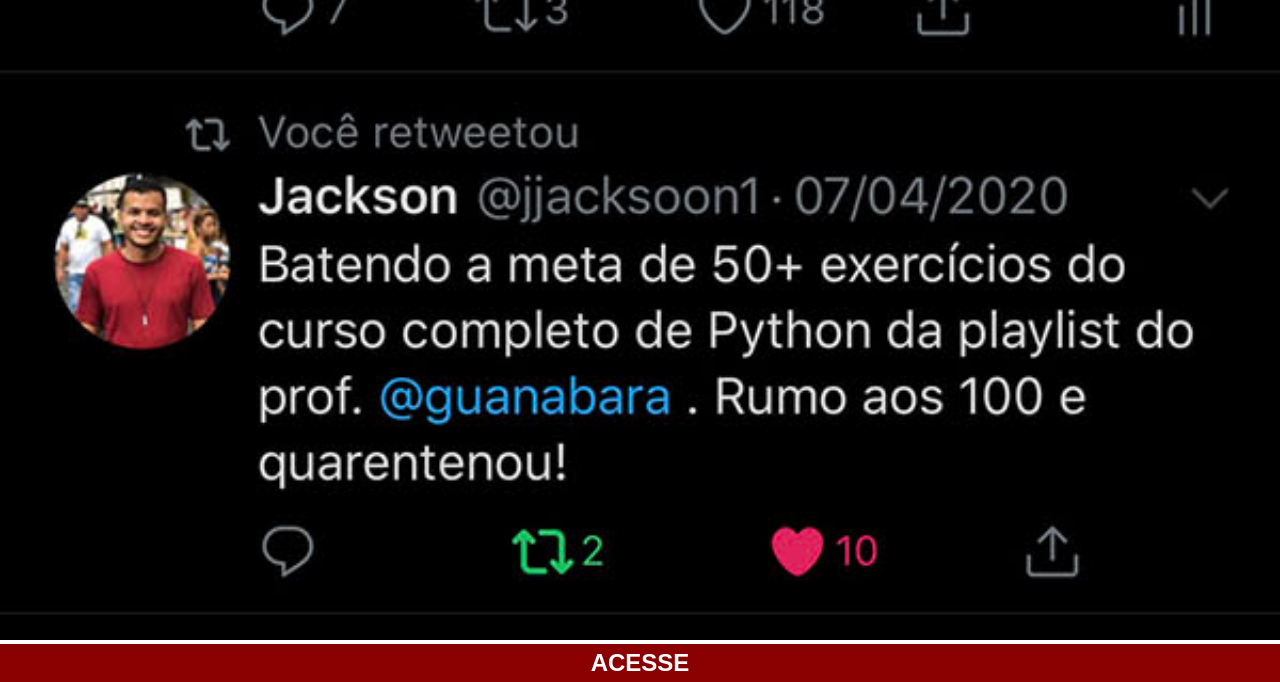
<file: paginas-extras/twitter.html>
<!DOCTYPE html>
<html lang="en">
<head>
    <meta charset="UTF-8">
    <meta name="viewport" content="width=device-width, initial-scale=1.0">
    <title>youtube</title>
    <link rel="stylesheet" href="telas.css">


</head>
<body id="youtube">
    <img src="../imagens/tela-twitter.jpg" alt="Youtube">
    <a href="https://www.x.com/" target="_blank">ACESSE</a>
    
</body>
</html>
</file>
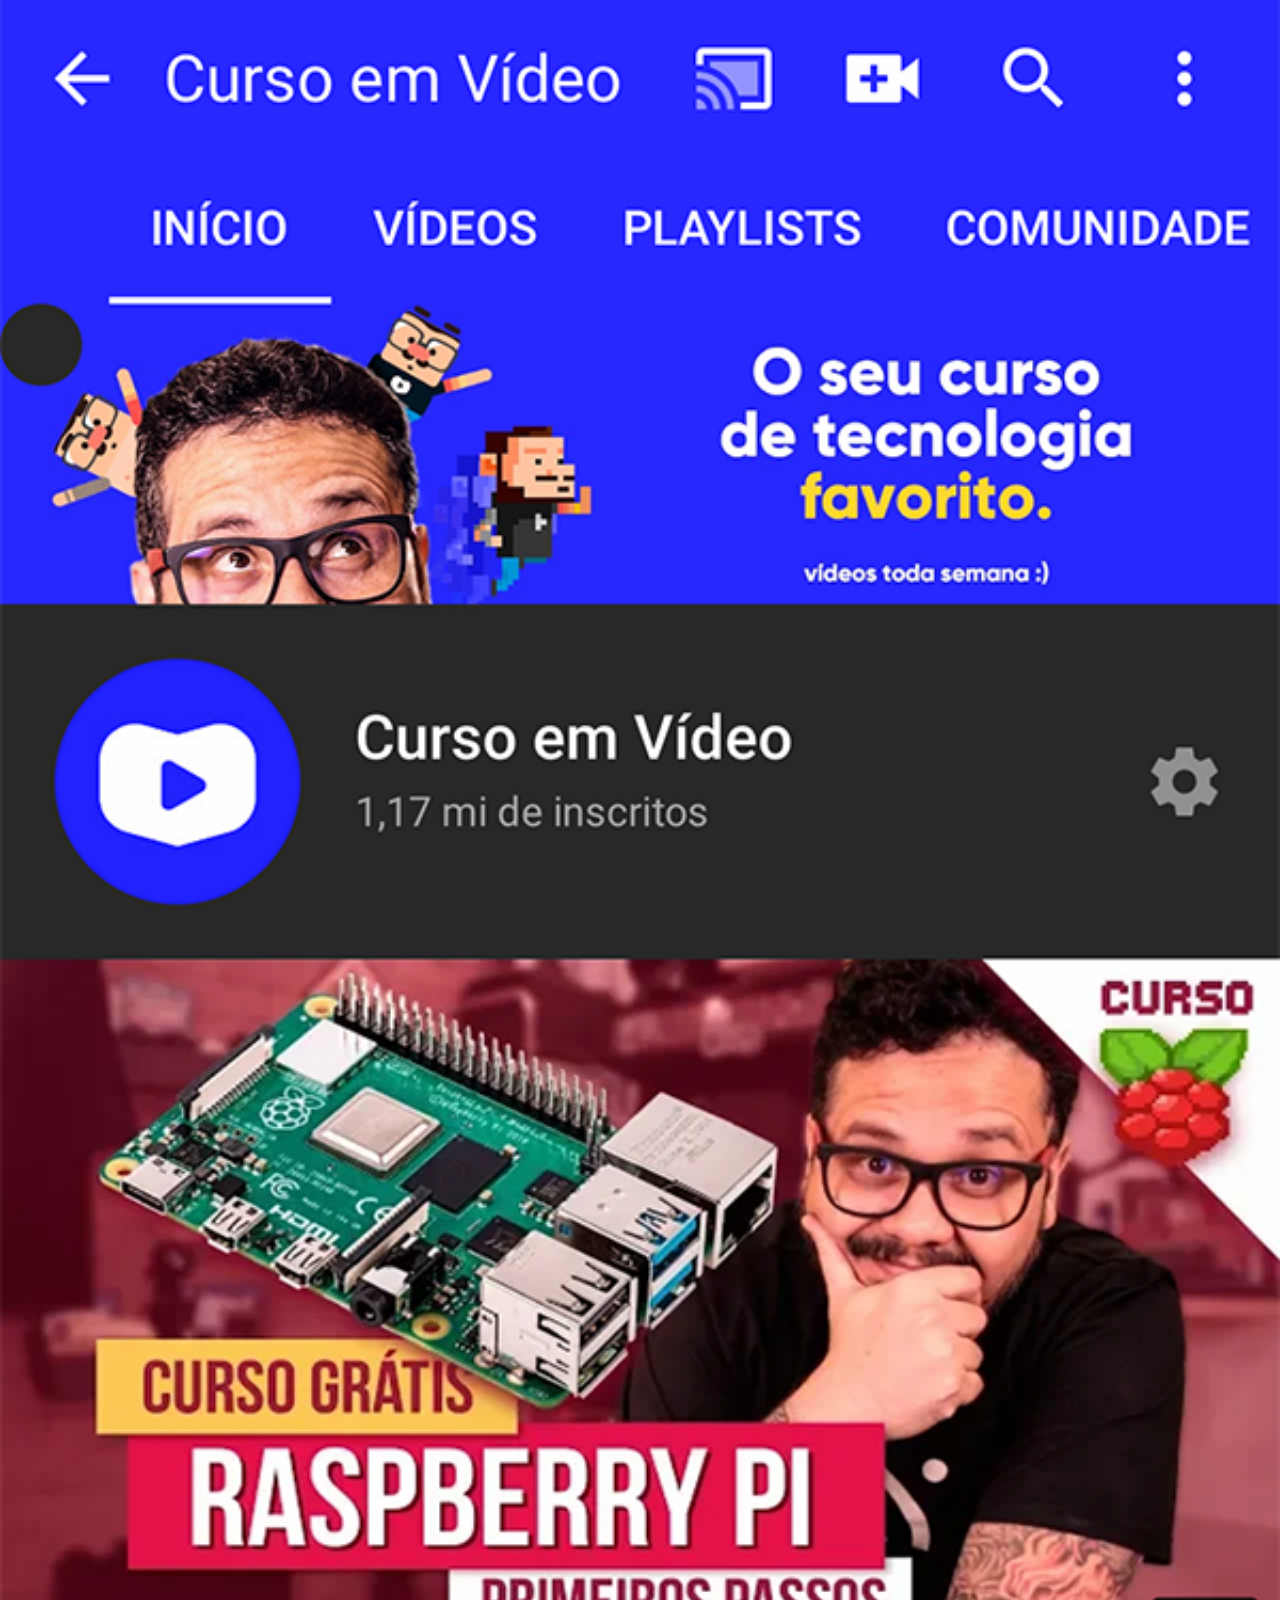
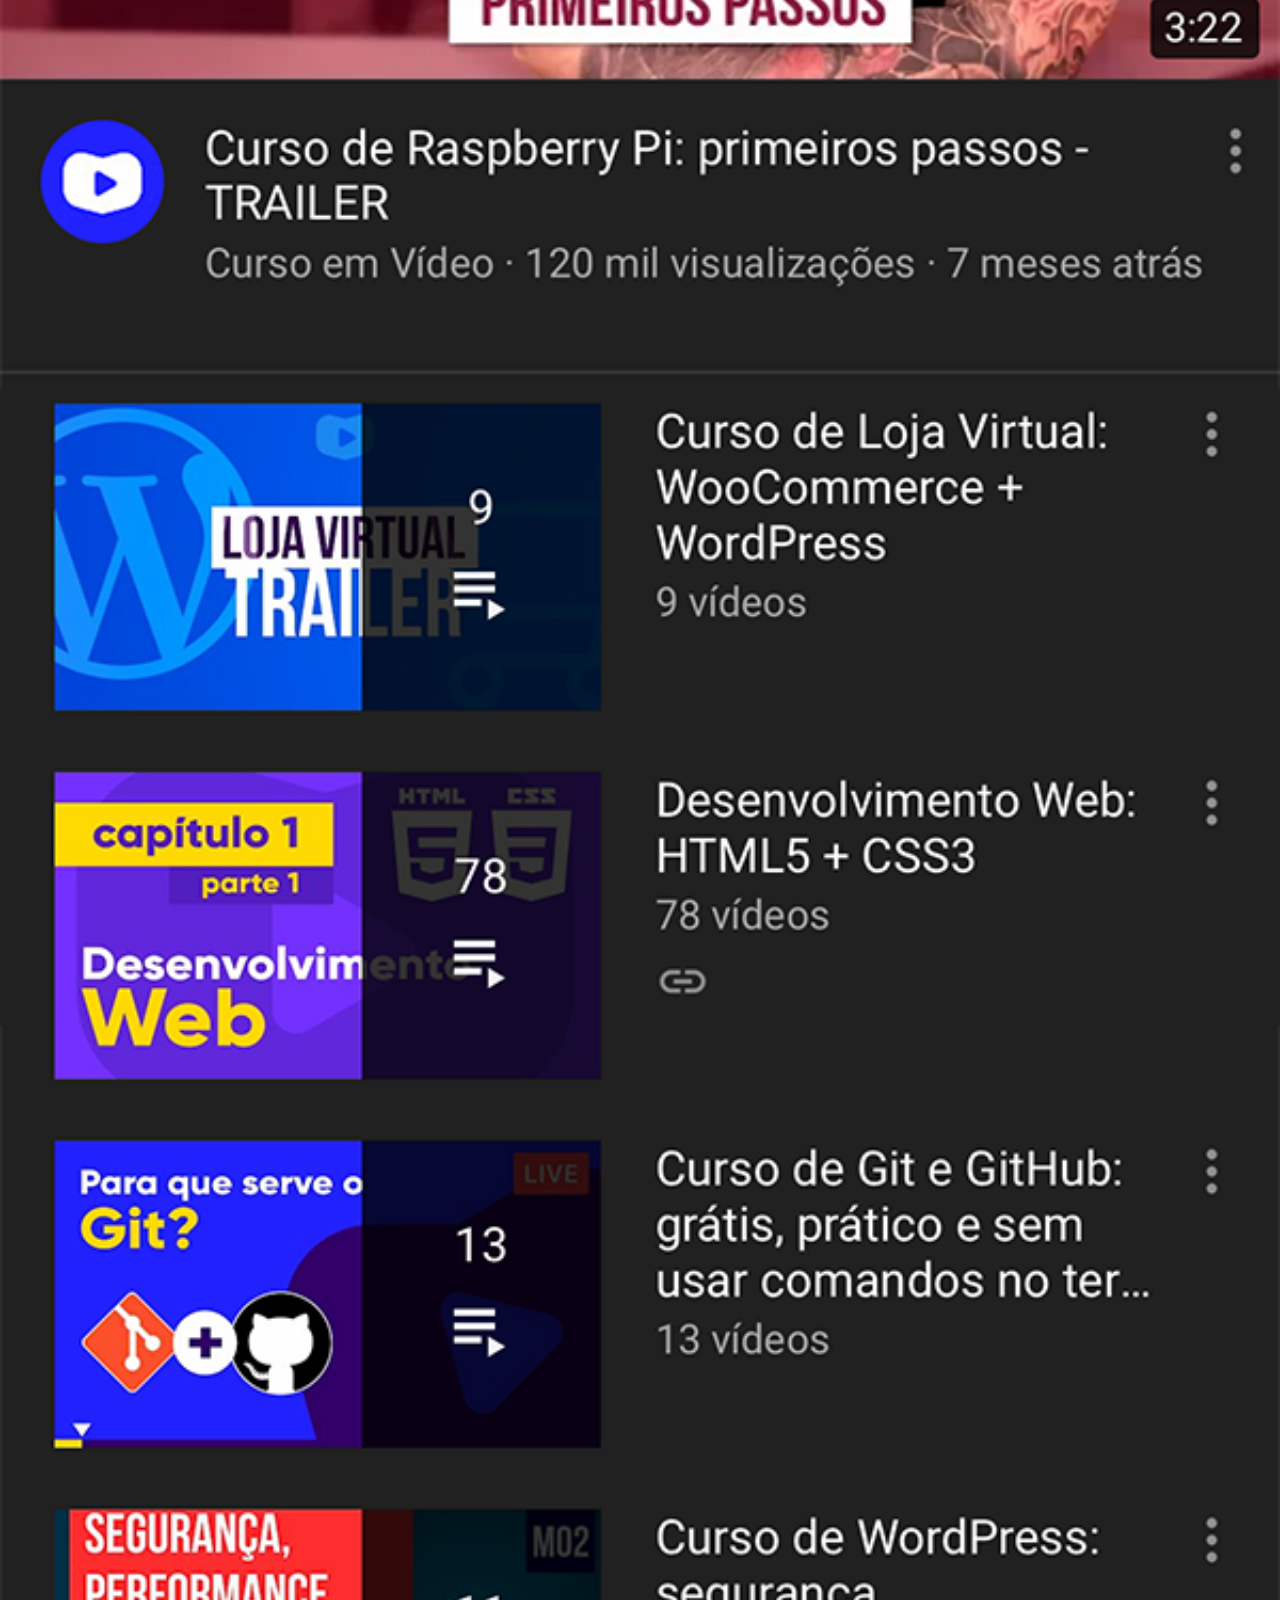
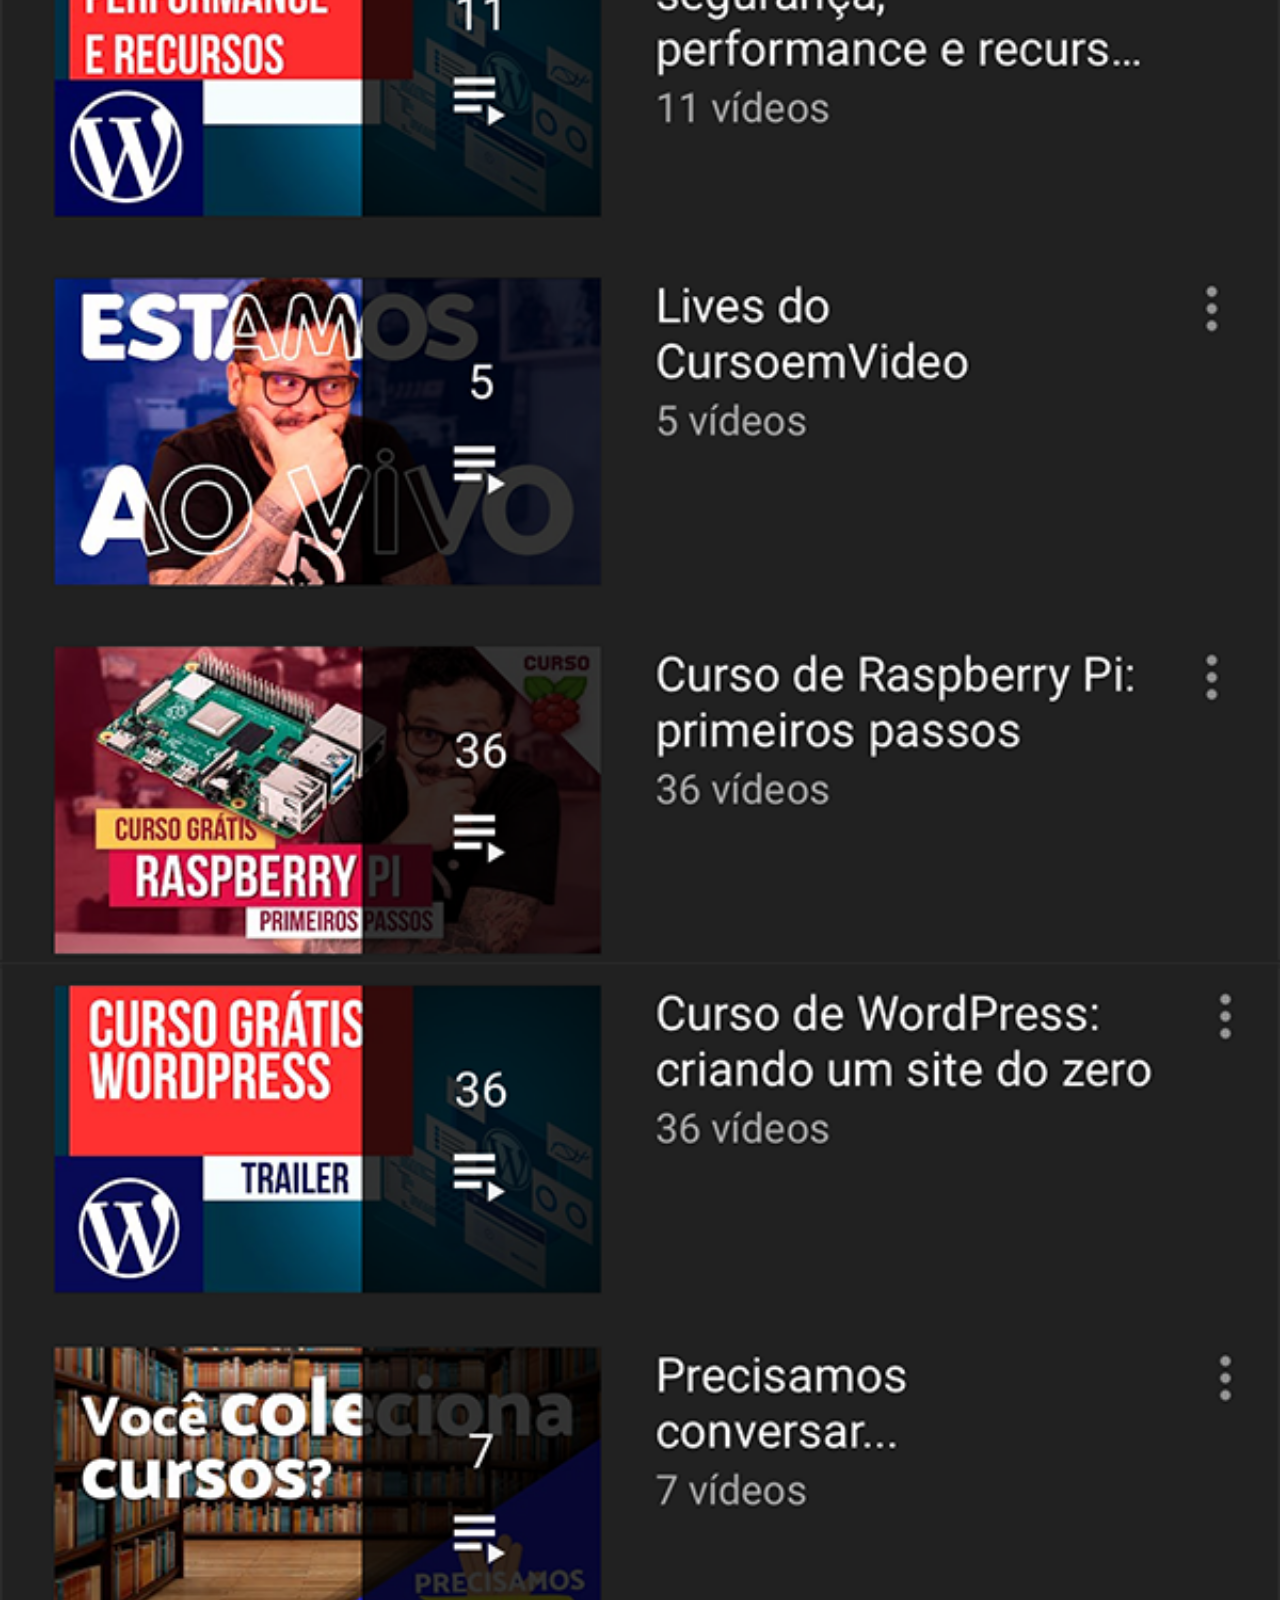
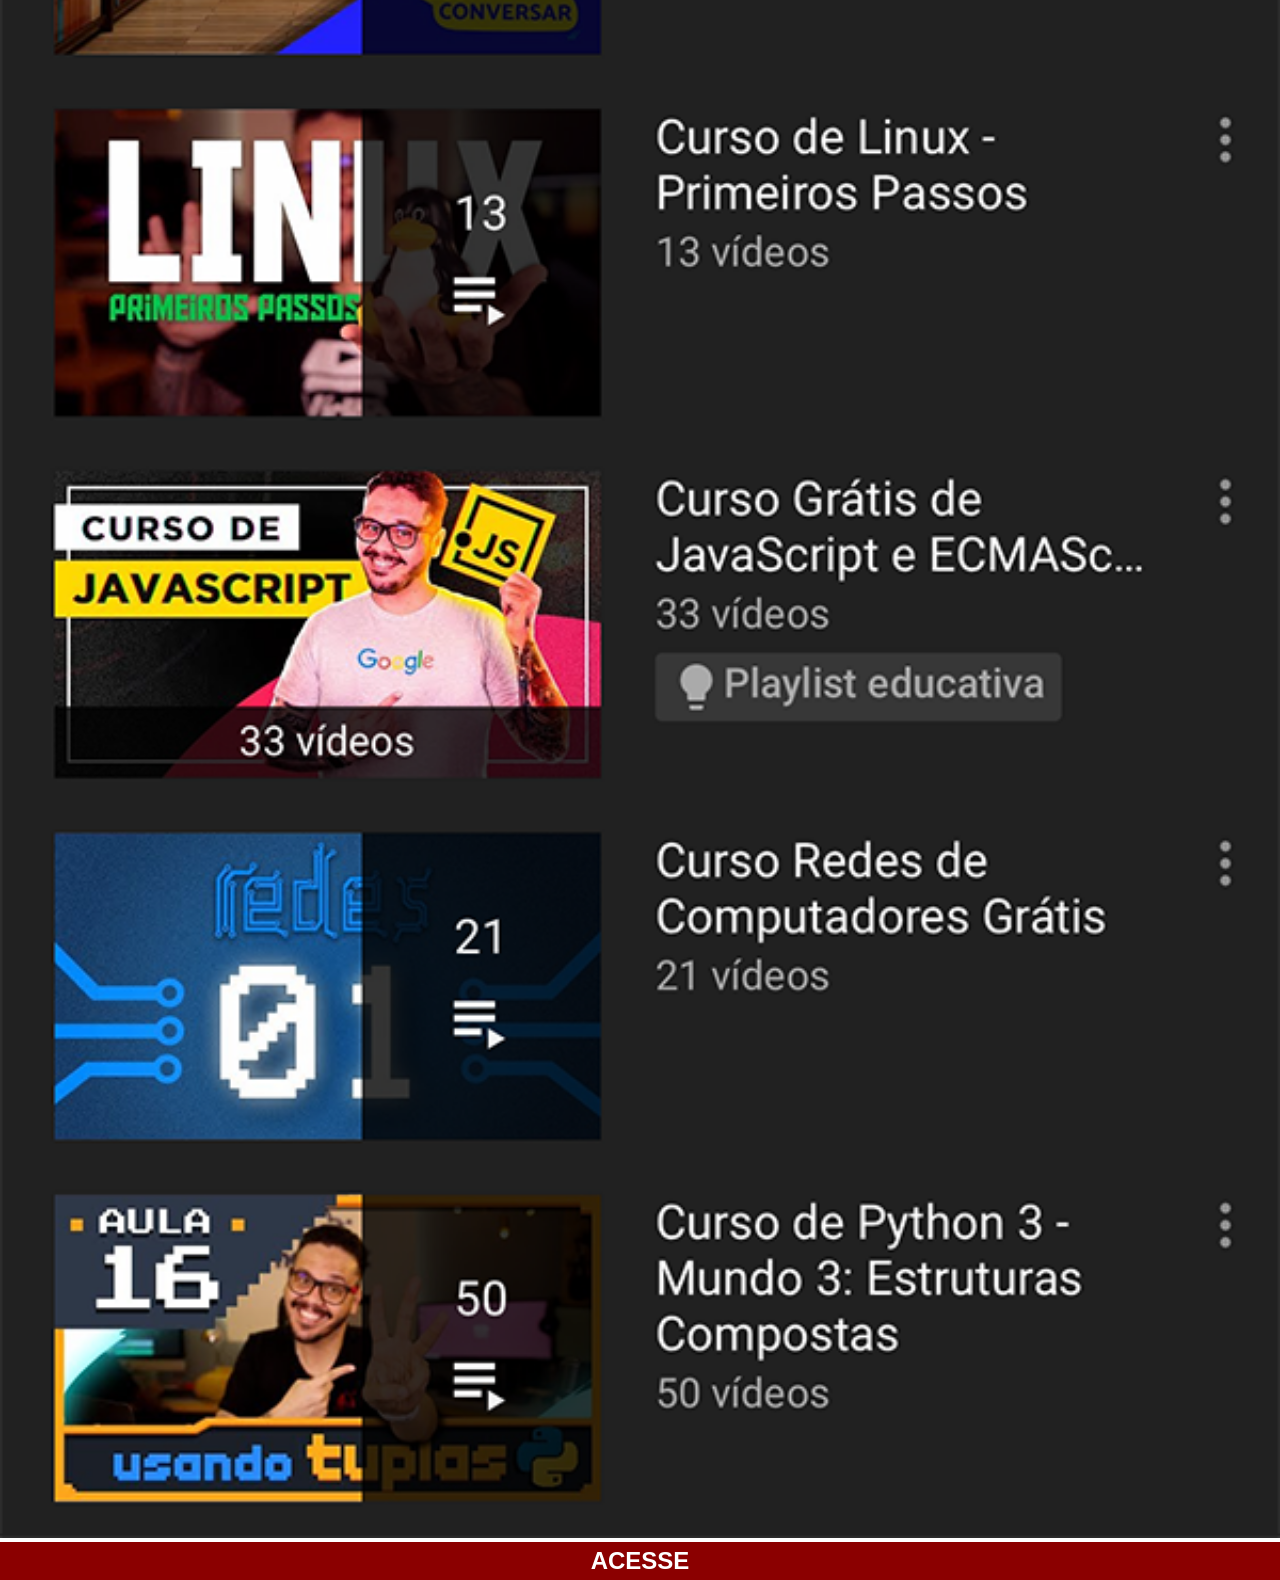
<file: paginas-extras/youtube.html>
<!DOCTYPE html>
<html lang="en">
<head>
    <meta charset="UTF-8">
    <meta name="viewport" content="width=device-width, initial-scale=1.0">
    <title>youtube</title>
    <link rel="stylesheet" href="telas.css">


</head>
<body id="youtube">
    <img src="../imagens/tela-youtube.png" alt="Youtube">
    <a href="https://www.youtube.com/" target="_blank">ACESSE</a>
    
</body>
</html>
</file>
<file: estilos/style.css>
@charset "UTF-8";

*{
    margin: 0px;
    padding: 0px;
    font-family: Arial, Helvetica, sans-serif;
}

html, body{
    min-height: 100vh;
    width: 100%;
}

body{
    background: #ffae00 url(../imagens/fundo-madeira.jpg) center center / cover no-repeat fixed;
}

main{
    position: relative;
    min-height: 100vh;
}

section#telefone{
    position: absolute;
    top: 50%;
    left: 50%;
    transform: translate(-50%, -50%);
    width: 300px;
    height: 600px;
    background: url(../imagens/frame-iphone.png) center center / contain no-repeat fixed;

}

iframe{
    position: relative;
    top: 76px;
    left: 22px;
    width: 256px;
    height: 451px;

}


section#redes-sociais{
    text-align: right;
}

section#redes-sociais img{
    width: 50px;
    border-radius: 50%;
    margin: 10px;
    box-shadow: 1px 1px 6px rgba(0, 0, 0, 0.295);
    box-sizing: border-box;
}

section#redes-sociais img:hover{
    border: 2px solid rgba(255, 255, 255, 0.596);
    transform: translate(-2px, -2px);
    box-shadow: 5px 5px 10px rgba(0, 0, 0, 0.575);
    transition: transform 0.3s;

}
</file>
<file: paginas-extras/telas.css>
@charset "UTF-8";

*{
    margin: 0px;
    padding: 0px;
}

img{
    width: 100%;
    min-height: 100vh;

}

a{
    display: block;
    background-color: darkred;
    padding: 5px;
    margin: 0px;
    text-align: center;
    text-decoration: none;
    font-size: 1.5em;
    color: white;
    font-family: Arial, Helvetica, sans-serif;
    font-weight: bold;
}

 a:hover{
    background-color: red;
    font-weight: bolder;
}
</file>
